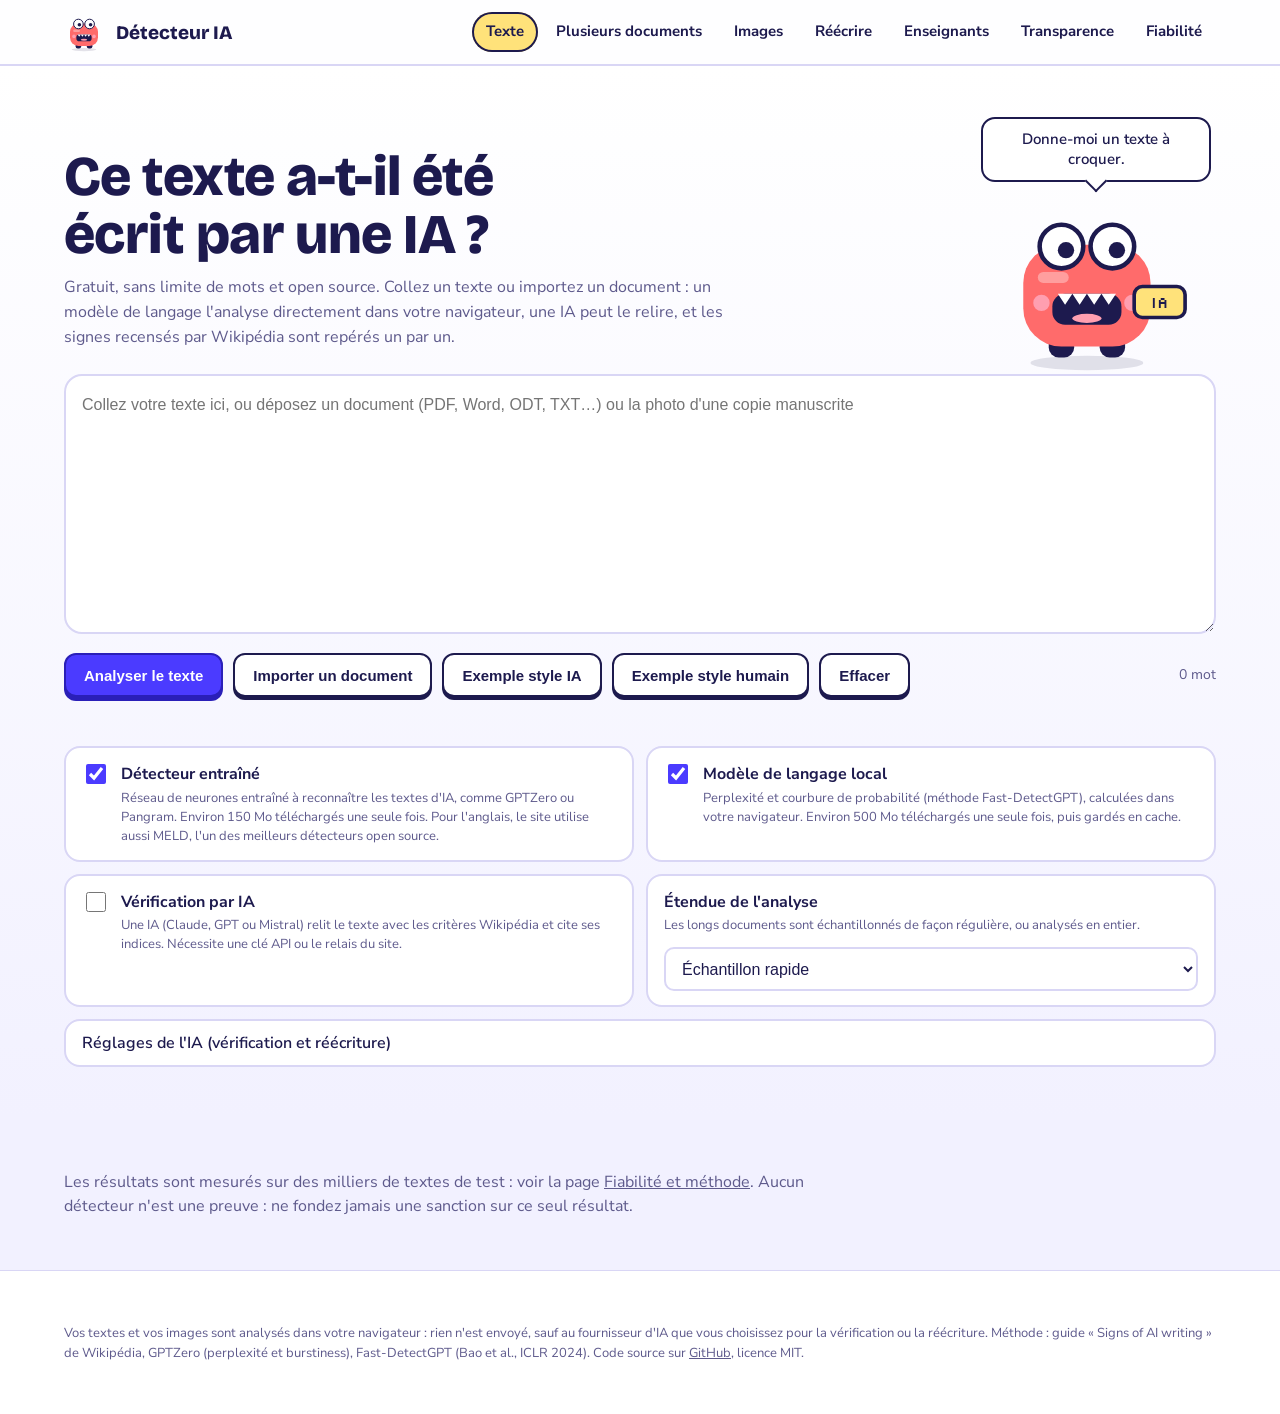
<file: index.html>
<!DOCTYPE html>
<html lang="fr">
<head>
<meta charset="utf-8">
<meta name="viewport" content="width=device-width, initial-scale=1">
<title>Détecteur de texte IA</title>
<meta name="description" content="Détecteur de texte généré par IA, gratuit, sans limite de mots et open source. Détecteur entraîné, modèle de langage dans le navigateur, vérification par IA et signes du guide Wikipédia.">
<link rel="icon" href="data:image/svg+xml,%3Csvg xmlns='http://www.w3.org/2000/svg' viewBox='0 0 32 32'%3E%3Crect width='32' height='32' rx='7' fill='%23111214'/%3E%3Ccircle cx='14' cy='14' r='7' fill='none' stroke='%23b8f5d0' stroke-width='3'/%3E%3Cpath d='M19 19l6 6' stroke='%23b8f5d0' stroke-width='3' stroke-linecap='round'/%3E%3C/svg%3E">
<link rel="preconnect" href="https://fonts.googleapis.com">
<link rel="preconnect" href="https://fonts.gstatic.com" crossorigin>
<link href="https://fonts.googleapis.com/css2?family=Bricolage+Grotesque:opsz,wght@12..96,600;12..96,800&family=Nunito+Sans:opsz,wght@6..12,400;6..12,600;6..12,800&family=Silkscreen:wght@400;700&display=swap" rel="stylesheet">
<link rel="stylesheet" href="css/style.css">
</head>
<body>
<header class="top"><div class="wrap topIn">
  <a class="logo" href="index.html"><svg class="mc logoMc" aria-hidden="true" viewBox="0 0 220 200">
      <ellipse cx="100" cy="188" rx="62" ry="8" fill="#1D1A4E" opacity=".12"/>
      <rect x="58" y="156" width="28" height="26" rx="11" fill="#1D1A4E"/>
      <rect x="114" y="156" width="28" height="26" rx="11" fill="#1D1A4E"/>
      <rect x="30" y="58" width="140" height="112" rx="42" fill="#FF6B6B"/>
      <rect x="46" y="88" width="34" height="12" rx="6" fill="#fff" opacity=".35"/>
      <circle cx="50" cy="122" r="9" fill="#FF9FB0"/><circle cx="150" cy="122" r="9" fill="#FF9FB0"/>
      <circle cx="72" cy="60" r="24" fill="#fff" stroke="#1D1A4E" stroke-width="5"/>
      <circle cx="128" cy="60" r="24" fill="#fff" stroke="#1D1A4E" stroke-width="5"/>
      <g class="pupilles"><circle cx="77" cy="64" r="9" fill="#1D1A4E"/><circle cx="133" cy="64" r="9" fill="#1D1A4E"/></g>
      <g class="bouche"><rect x="62" y="112" width="76" height="34" rx="14" fill="#1D1A4E"/>
        <polygon points="68,112 76,124 84,112 92,124 100,112 108,124 116,112 124,124 132,112" fill="#fff"/>
        <ellipse cx="100" cy="139" rx="16" ry="5" fill="#FF9FB0"/></g>
      <path class="sourire" d="M70 118 Q100 150 130 118" stroke="#1D1A4E" stroke-width="7" fill="none" stroke-linecap="round"/>
      <ellipse class="oh" cx="100" cy="130" rx="13" ry="16" fill="#1D1A4E"/>
      <g class="miette"><rect x="152" y="104" width="56" height="34" rx="9" fill="#FFE27A" stroke="#1D1A4E" stroke-width="4"/>
        <text x="180" y="128" text-anchor="middle" font-family="Silkscreen, monospace" font-size="17" fill="#1D1A4E">IA</text></g>
    </svg><span>Détecteur IA</span></a>
  <nav aria-label="Pages du site"><a href="index.html" aria-current="page">Texte</a><a href="lot.html">Plusieurs documents</a><a href="images.html">Images</a><a href="reecrire.html">Réécrire</a><a href="enseignants.html">Enseignants</a><a href="transparence.html">Transparence</a><a href="methode.html">Fiabilité</a></nav>
</div></header>
<main>
<section class="band hero-band"><div class="wrap">
  <div class="hero">
  <div>
  <h1>Ce texte a-t-il été écrit par une IA&nbsp;?</h1>
  <p class="lead">Gratuit, sans limite de mots et open source. Collez un texte ou importez un document : un modèle de langage l'analyse directement dans votre navigateur, une IA peut le relire, et les signes recensés par Wikipédia sont repérés un par un.</p>
  </div>
  <div class="mascotte" id="mascotte" data-mood="idle">
    <p class="bulle" id="bulle" aria-live="polite">Donne-moi un texte à croquer.</p>
    <svg class="mc" viewBox="0 0 220 200" role="img" aria-label="Mâchou, la mascotte du détecteur">
      <ellipse cx="100" cy="188" rx="62" ry="8" fill="#1D1A4E" opacity=".12"/>
      <rect x="58" y="156" width="28" height="26" rx="11" fill="#1D1A4E"/>
      <rect x="114" y="156" width="28" height="26" rx="11" fill="#1D1A4E"/>
      <rect x="30" y="58" width="140" height="112" rx="42" fill="#FF6B6B"/>
      <rect x="46" y="88" width="34" height="12" rx="6" fill="#fff" opacity=".35"/>
      <circle cx="50" cy="122" r="9" fill="#FF9FB0"/><circle cx="150" cy="122" r="9" fill="#FF9FB0"/>
      <circle cx="72" cy="60" r="24" fill="#fff" stroke="#1D1A4E" stroke-width="5"/>
      <circle cx="128" cy="60" r="24" fill="#fff" stroke="#1D1A4E" stroke-width="5"/>
      <g class="pupilles"><circle cx="77" cy="64" r="9" fill="#1D1A4E"/><circle cx="133" cy="64" r="9" fill="#1D1A4E"/></g>
      <g class="bouche"><rect x="62" y="112" width="76" height="34" rx="14" fill="#1D1A4E"/>
        <polygon points="68,112 76,124 84,112 92,124 100,112 108,124 116,112 124,124 132,112" fill="#fff"/>
        <ellipse cx="100" cy="139" rx="16" ry="5" fill="#FF9FB0"/></g>
      <path class="sourire" d="M70 118 Q100 150 130 118" stroke="#1D1A4E" stroke-width="7" fill="none" stroke-linecap="round"/>
      <ellipse class="oh" cx="100" cy="130" rx="13" ry="16" fill="#1D1A4E"/>
      <g class="miette"><rect x="152" y="104" width="56" height="34" rx="9" fill="#FFE27A" stroke="#1D1A4E" stroke-width="4"/>
        <text x="180" y="128" text-anchor="middle" font-family="Silkscreen, monospace" font-size="17" fill="#1D1A4E">IA</text></g>
    </svg>
  </div>
  </div>


  <div class="drop" id="drop">
    <label for="txt" class="sr">Texte à analyser</label>
    <textarea id="txt" placeholder="Collez votre texte ici, ou déposez un document (PDF, Word, ODT, TXT…) ou la photo d'une copie manuscrite"></textarea>
    <div class="dropHint" aria-hidden="true">Déposez le document ici</div>
  </div>
  <div class="bar">
    <button class="main" id="go">Analyser le texte</button>
    <label class="btn" for="file">Importer un document</label>
    <input type="file" id="file" class="sr">
    <button id="exAi">Exemple style IA</button>
    <button id="exHu">Exemple style humain</button>
    <button id="clear">Effacer</button>
    <span class="count" id="count">0 mot</span>
  </div>
  <p class="fileInfo" id="fileInfo" role="status"></p>

  <fieldset class="opts">
    <legend class="sr">Méthodes d'analyse</legend>
    <label class="opt" id="optClf"><input type="checkbox" id="useClf" checked>
      <span><b>Détecteur entraîné</b><small id="clfNote">Réseau de neurones entraîné à reconnaître les textes d'IA, comme GPTZero ou Pangram. Environ 150 Mo téléchargés une seule fois. Pour l'anglais, le site utilise aussi MELD, l'un des meilleurs détecteurs open source.</small></span></label>
    <label class="opt"><input type="checkbox" id="useLm" checked>
      <span><b>Modèle de langage local</b><small>Perplexité et courbure de probabilité (méthode Fast-DetectGPT), calculées dans votre navigateur. Environ 500 Mo téléchargés une seule fois, puis gardés en cache.</small></span></label>
    <label class="opt"><input type="checkbox" id="useJudge">
      <span><b>Vérification par IA</b><small>Une IA (Claude, GPT ou Mistral) relit le texte avec les critères Wikipédia et cite ses indices. Nécessite une clé API ou le relais du site.</small></span></label>
    <label class="opt sel"><span><b>Étendue de l'analyse</b><small>Les longs documents sont échantillonnés de façon régulière, ou analysés en entier.</small></span>
      <select id="scope"><option value="sample">Échantillon rapide</option><option value="full">Document complet</option></select></label>
  </fieldset>

  <details class="api" id="apiBox">
    <summary>Réglages de l'IA (vérification et réécriture)</summary>
    <div class="apiGrid">
      <label>Fournisseur<select id="provider"></select></label>
      <label>Modèle<input id="model" autocomplete="off" spellcheck="false"></label>
      <label class="wide" id="keyRow">Clé API<input id="apiKey" type="password" autocomplete="off" spellcheck="false"></label>
      <label class="chk wide" id="rememberRow"><input type="checkbox" id="remember"> Mémoriser la clé sur cet appareil</label>
    </div>
    <p class="small">La clé est envoyée uniquement au fournisseur choisi, directement depuis votre navigateur. Elle n'est jamais envoyée au site. Sans « Mémoriser », elle est effacée à la fermeture de l'onglet. Chaque analyse coûte quelques centimes sur votre compte du fournisseur.</p>
  </details>

  <div id="status" class="status hidden" role="status" aria-live="polite">
    <div class="stage" id="stClf"><span>Détecteur entraîné</span><div class="pbar"><i></i></div><em></em></div>
    <div class="stage" id="stMeld"><span>MELD (anglais)</span><div class="pbar"><i></i></div><em></em></div>
    <div class="stage" id="stHeur"><span>Signes et style</span><div class="pbar"><i></i></div><em></em></div>
    <div class="stage" id="stLm"><span>Modèle de langage</span><div class="pbar"><i></i></div><em></em></div>
    <div class="stage" id="stJudge"><span>Vérification par IA</span><div class="pbar"><i></i></div><em></em></div>
    <button id="cancel">Annuler</button>
  </div>

  <div id="out" class="hidden">
    <div class="res">
      <div class="score">
        <div class="scoreTop">
          <div>
          <div class="big" id="pct">0 %</div>
          <div class="verdict" id="verdict">—</div>
          <div class="conf" id="conf"></div>
          </div>
          <div class="mascotte mini" id="mascotteScore" data-mood="idle" aria-hidden="true"></div>
        </div>
        <div>
          <div class="gauge"><i id="gauge"></i></div>
          <div class="scale"><span>Humain</span><span>Incertain</span><span>IA</span></div>
        </div>
        <div class="note" id="note"></div>
      </div>
      <div class="cards" id="cards"></div>
    </div>
    <div class="two">
      <div>
        <h2>Texte annoté</h2>
        <div class="legend"><span><i class="lg hi"></i>Phrase très probablement IA</span><span><i class="lg mid"></i>Phrase suspecte</span><span><i class="lg mk"></i>Signe Wikipédia</span><span><i class="lg st"></i>Signe très fort</span></div>
        <div class="annot" id="annot"></div>
      </div>
      <div>
        <div id="judgeBox"></div>
        <h2>Signes repérés</h2>
        <ul class="signs" id="signs"></ul>
        <div class="bar">
          <button id="copy">Copier le rapport</button>
          <button id="dlTxt">Télécharger (.txt)</button>
          <button id="dlJson">Télécharger (.json)</button>
          <button id="toRewrite">Réécrire ce texte</button>
        </div>
        <p class="small" id="copied" role="status"></p>
      </div>
    </div>
    <div class="perroquet">
      <h2>Le test du perroquet</h2>
      <p class="small">Le site coupe quelques passages en deux et demande à une IA d'écrire la suite. Si elle retombe sur les mêmes formulations que le texte, c'est que celui-ci suit le chemin le plus prévisible pour une IA. Utilise la clé des réglages de l'IA (3 appels).</p>
      <div class="bar"><button id="perroquetGo">Lancer le test du perroquet</button></div>
      <div id="perroquetOut"></div>
    </div>
  </div>
</div></section>

<section class="band suite"><div class="wrap">
  <p>Les résultats sont mesurés sur des milliers de textes de test : voir la page <a href="methode.html">Fiabilité et méthode</a>. Aucun détecteur n'est une preuve : ne fondez jamais une sanction sur ce seul résultat.</p>
</div></section>
</main>
<footer class="band"><div class="wrap">
  Vos textes et vos images sont analysés dans votre navigateur : rien n'est envoyé, sauf au fournisseur d'IA que vous choisissez pour la vérification ou la réécriture. Méthode : guide « Signs of AI writing » de Wikipédia, GPTZero (perplexité et burstiness), Fast-DetectGPT (Bao et al., ICLR 2024). Code source sur <a href="https://github.com/alexis-peche-project/detecteur-ia">GitHub</a>, licence MIT.
</div></footer>

<script type="module" src="js/texte.js?v=202611281216"></script>
</body>
</html>
</file>
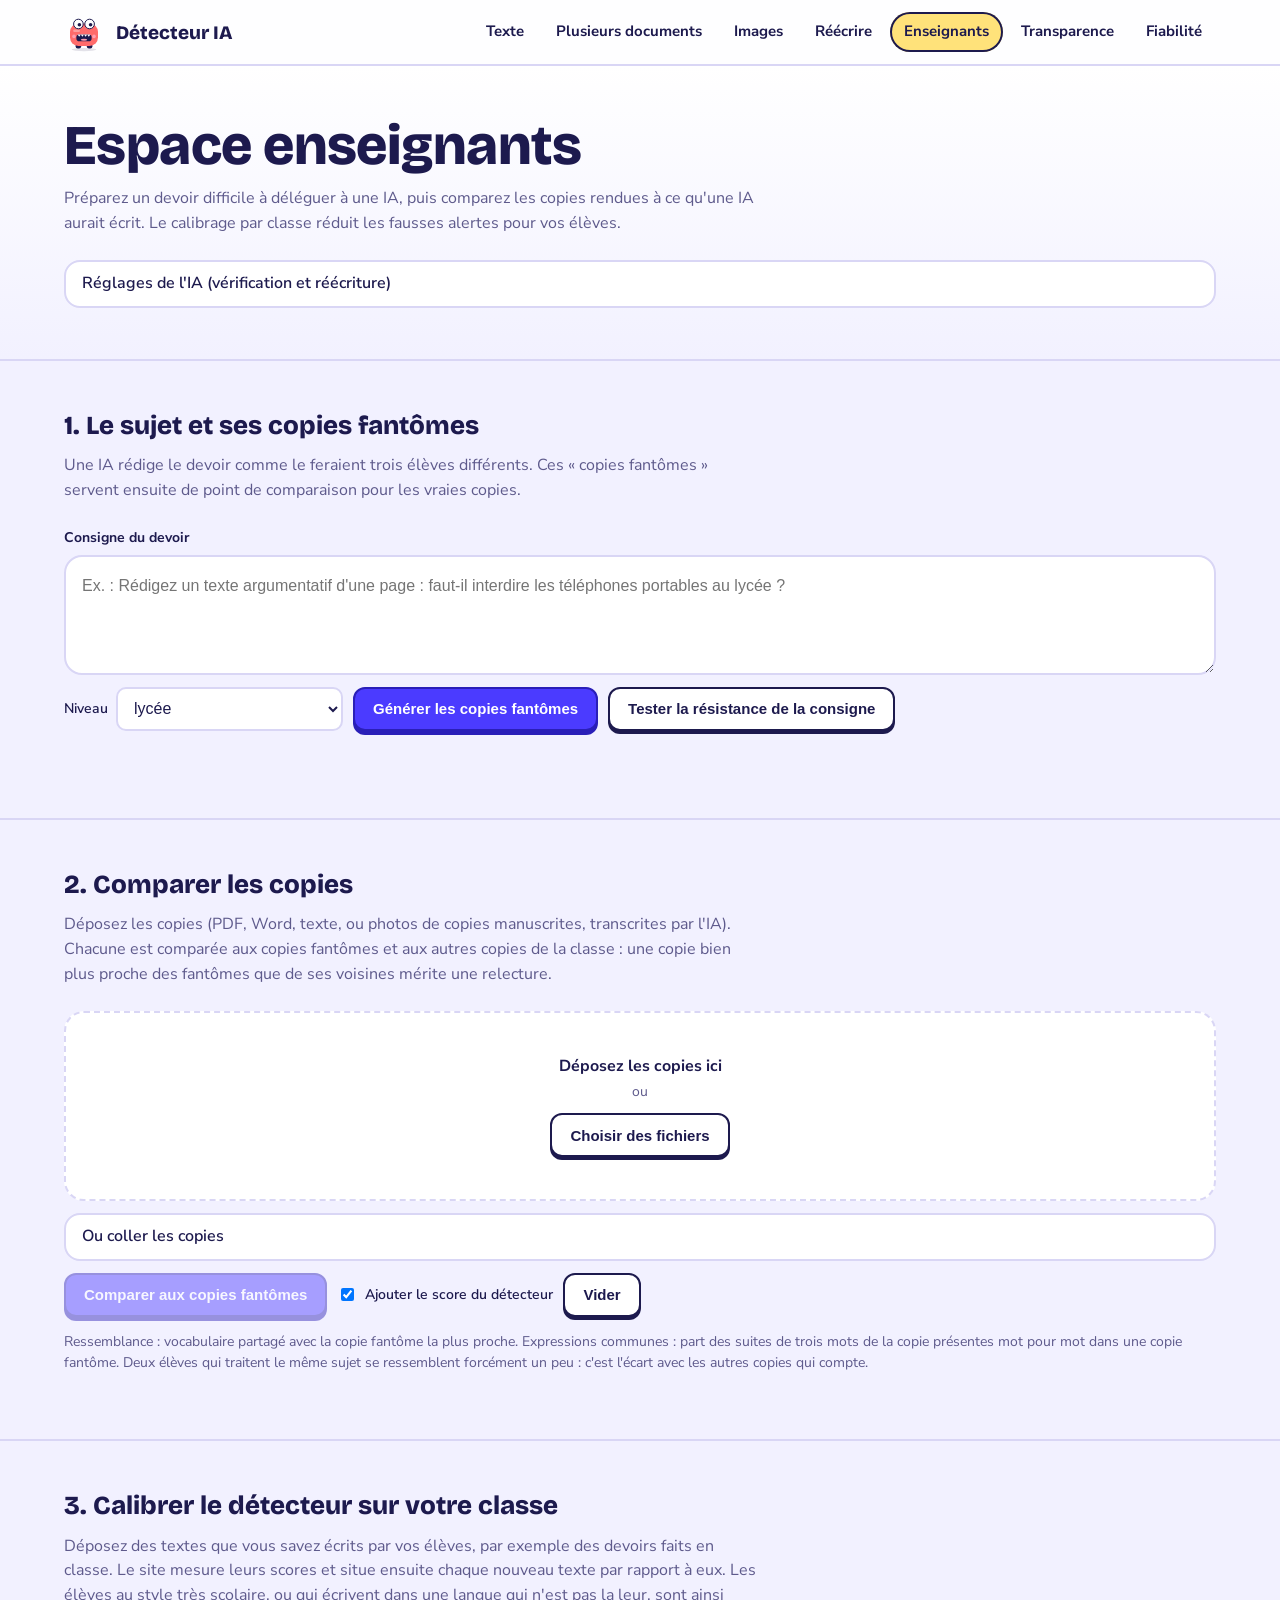
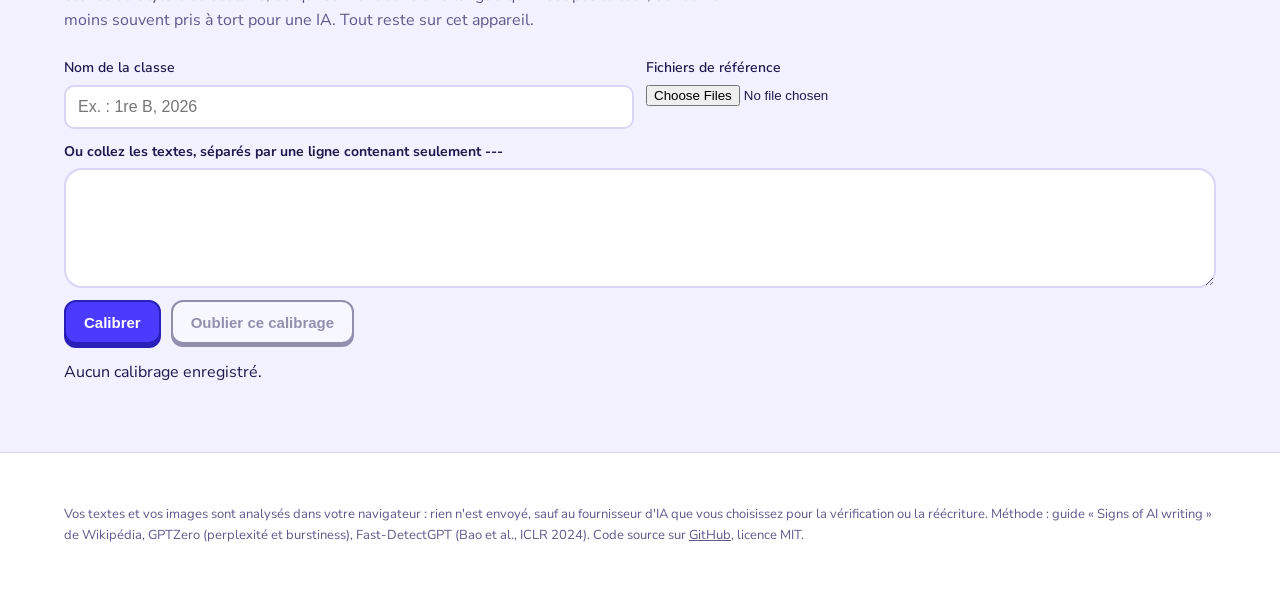
<file: enseignants.html>
<!DOCTYPE html>
<html lang="fr">
<head>
<meta charset="utf-8">
<meta name="viewport" content="width=device-width, initial-scale=1">
<title>Espace enseignants · Détecteur IA</title>
<meta name="description" content="Copies fantômes, test de résistance d'une consigne aux IA, comparaison des copies et calibrage du détecteur sur votre classe.">
<link rel="icon" href="data:image/svg+xml,%3Csvg xmlns='http://www.w3.org/2000/svg' viewBox='0 0 32 32'%3E%3Crect width='32' height='32' rx='7' fill='%23111214'/%3E%3Ccircle cx='14' cy='14' r='7' fill='none' stroke='%23b8f5d0' stroke-width='3'/%3E%3Cpath d='M19 19l6 6' stroke='%23b8f5d0' stroke-width='3' stroke-linecap='round'/%3E%3C/svg%3E">
<link rel="preconnect" href="https://fonts.googleapis.com">
<link rel="preconnect" href="https://fonts.gstatic.com" crossorigin>
<link href="https://fonts.googleapis.com/css2?family=Bricolage+Grotesque:opsz,wght@12..96,600;12..96,800&family=Nunito+Sans:opsz,wght@6..12,400;6..12,600;6..12,800&family=Silkscreen:wght@400;700&display=swap" rel="stylesheet">
<link rel="stylesheet" href="css/style.css">
</head>
<body>
<header class="top"><div class="wrap topIn">
  <a class="logo" href="index.html"><svg class="mc logoMc" aria-hidden="true" viewBox="0 0 220 200">
      <ellipse cx="100" cy="188" rx="62" ry="8" fill="#1D1A4E" opacity=".12"/>
      <rect x="58" y="156" width="28" height="26" rx="11" fill="#1D1A4E"/>
      <rect x="114" y="156" width="28" height="26" rx="11" fill="#1D1A4E"/>
      <rect x="30" y="58" width="140" height="112" rx="42" fill="#FF6B6B"/>
      <rect x="46" y="88" width="34" height="12" rx="6" fill="#fff" opacity=".35"/>
      <circle cx="50" cy="122" r="9" fill="#FF9FB0"/><circle cx="150" cy="122" r="9" fill="#FF9FB0"/>
      <circle cx="72" cy="60" r="24" fill="#fff" stroke="#1D1A4E" stroke-width="5"/>
      <circle cx="128" cy="60" r="24" fill="#fff" stroke="#1D1A4E" stroke-width="5"/>
      <g class="pupilles"><circle cx="77" cy="64" r="9" fill="#1D1A4E"/><circle cx="133" cy="64" r="9" fill="#1D1A4E"/></g>
      <g class="bouche"><rect x="62" y="112" width="76" height="34" rx="14" fill="#1D1A4E"/>
        <polygon points="68,112 76,124 84,112 92,124 100,112 108,124 116,112 124,124 132,112" fill="#fff"/>
        <ellipse cx="100" cy="139" rx="16" ry="5" fill="#FF9FB0"/></g>
      <path class="sourire" d="M70 118 Q100 150 130 118" stroke="#1D1A4E" stroke-width="7" fill="none" stroke-linecap="round"/>
      <ellipse class="oh" cx="100" cy="130" rx="13" ry="16" fill="#1D1A4E"/>
      <g class="miette"><rect x="152" y="104" width="56" height="34" rx="9" fill="#FFE27A" stroke="#1D1A4E" stroke-width="4"/>
        <text x="180" y="128" text-anchor="middle" font-family="Silkscreen, monospace" font-size="17" fill="#1D1A4E">IA</text></g>
    </svg><span>Détecteur IA</span></a>
  <nav aria-label="Pages du site"><a href="index.html">Texte</a><a href="lot.html">Plusieurs documents</a><a href="images.html">Images</a><a href="reecrire.html">Réécrire</a><a href="enseignants.html" aria-current="page">Enseignants</a><a href="transparence.html">Transparence</a><a href="methode.html">Fiabilité</a></nav>
</div></header>
<main>
<section class="band hero-band"><div class="wrap">
  <h1>Espace enseignants</h1>
  <p class="lead">Préparez un devoir difficile à déléguer à une IA, puis comparez les copies rendues à ce qu'une IA aurait écrit. Le calibrage par classe réduit les fausses alertes pour vos élèves.</p>
  <details class="api" id="apiBox">
    <summary>Réglages de l'IA (vérification et réécriture)</summary>
    <div class="apiGrid">
      <label>Fournisseur<select id="provider"></select></label>
      <label>Modèle<input id="model" autocomplete="off" spellcheck="false"></label>
      <label class="wide" id="keyRow">Clé API<input id="apiKey" type="password" autocomplete="off" spellcheck="false"></label>
      <label class="chk wide" id="rememberRow"><input type="checkbox" id="remember"> Mémoriser la clé sur cet appareil</label>
    </div>
    <p class="small">La clé est envoyée uniquement au fournisseur choisi, directement depuis votre navigateur. Elle n'est jamais envoyée au site. Sans « Mémoriser », elle est effacée à la fermeture de l'onglet. Chaque analyse coûte quelques centimes sur votre compte du fournisseur.</p>
  </details>
</div></section>

<section class="band ens" id="sujet"><div class="wrap">
  <h2>1. Le sujet et ses copies fantômes</h2>
  <p class="lead">Une IA rédige le devoir comme le feraient trois élèves différents. Ces « copies fantômes » servent ensuite de point de comparaison pour les vraies copies.</p>
  <label class="champ">Consigne du devoir<textarea id="ensSujet" class="court" placeholder="Ex. : Rédigez un texte argumentatif d'une page : faut-il interdire les téléphones portables au lycée ?"></textarea></label>
  <div class="bar">
    <label class="inl">Niveau <select id="ensNiveau"><option>collège</option><option selected>lycée</option><option>enseignement supérieur</option><option>formation professionnelle</option></select></label>
    <button class="main" id="ensGenerer">Générer les copies fantômes</button>
    <button id="ensResistance">Tester la résistance de la consigne</button>
    <span class="count" id="ensFantomesInfo" role="status"></span>
  </div>
  <div id="ensFantomes" class="fantomes"></div>
  <div id="ensResOut" class="resOut"></div>
</div></section>

<section class="band ens"><div class="wrap">
  <h2>2. Comparer les copies</h2>
  <p class="lead">Déposez les copies (PDF, Word, texte, ou photos de copies manuscrites, transcrites par l'IA). Chacune est comparée aux copies fantômes et aux autres copies de la classe : une copie bien plus proche des fantômes que de ses voisines mérite une relecture.</p>
  <div class="drop dropZone" id="ensDrop">
    <p><b>Déposez les copies ici</b><br><span class="small">ou</span></p>
    <label class="btn" for="ensFile">Choisir des fichiers</label>
    <input type="file" id="ensFile" class="sr" multiple>
    <div class="dropHint" aria-hidden="true">Déposez les copies ici</div>
  </div>
  <details class="api"><summary>Ou coller les copies</summary>
    <label class="sr" for="ensCopiesTxt">Copies</label>
    <textarea id="ensCopiesTxt" class="court" placeholder="Collez les copies, séparées par une ligne contenant seulement ---"></textarea>
    <div class="bar"><button id="ensPaste">Ajouter ces copies</button></div>
  </details>
  <div class="bar">
    <button class="main" id="ensComparer" disabled>Comparer aux copies fantômes</button>
    <label class="inl"><input type="checkbox" id="ensDetecteur" checked> Ajouter le score du détecteur</label>
    <button id="ensVider">Vider</button>
    <span class="count" id="ensCopiesEtat" role="status"></span>
  </div>
  <div class="scroll"><table id="ensTable" class="lotTable hidden">
    <thead><tr><th>Copie</th><th class="n">Mots</th><th>Ressemblance</th><th class="n">Expressions communes</th><th>Fantôme le plus proche</th><th>Situation</th><th class="n">Score IA</th><th></th></tr></thead>
    <tbody id="ensRows"></tbody>
  </table></div>
  <div id="ensDuo"></div>
  <p class="small">Ressemblance : vocabulaire partagé avec la copie fantôme la plus proche. Expressions communes : part des suites de trois mots de la copie présentes mot pour mot dans une copie fantôme. Deux élèves qui traitent le même sujet se ressemblent forcément un peu : c'est l'écart avec les autres copies qui compte.</p>
</div></section>

<section class="band ens"><div class="wrap">
  <h2>3. Calibrer le détecteur sur votre classe</h2>
  <p class="lead">Déposez des textes que vous savez écrits par vos élèves, par exemple des devoirs faits en classe. Le site mesure leurs scores et situe ensuite chaque nouveau texte par rapport à eux. Les élèves au style très scolaire, ou qui écrivent dans une langue qui n'est pas la leur, sont ainsi moins souvent pris à tort pour une IA. Tout reste sur cet appareil.</p>
  <div class="calGrid">
    <label>Nom de la classe<input id="clsNom" placeholder="Ex. : 1re B, 2026"></label>
    <label>Fichiers de référence<input type="file" id="clsFile" multiple></label>
  </div>
  <label class="champ">Ou collez les textes, séparés par une ligne contenant seulement ---<textarea id="clsTxt" class="court"></textarea></label>
  <div class="bar"><button class="main" id="clsGo">Calibrer</button><button id="clsOublier">Oublier ce calibrage</button><span class="count" id="clsCompte" role="status"></span></div>
  <p id="clsEtat"></p>
</div></section>
</main>
<footer class="band"><div class="wrap">
  Vos textes et vos images sont analysés dans votre navigateur : rien n'est envoyé, sauf au fournisseur d'IA que vous choisissez pour la vérification ou la réécriture. Méthode : guide « Signs of AI writing » de Wikipédia, GPTZero (perplexité et burstiness), Fast-DetectGPT (Bao et al., ICLR 2024). Code source sur <a href="https://github.com/alexis-peche-project/detecteur-ia">GitHub</a>, licence MIT.
</div></footer>

<script type="module" src="js/enseignants.js?v=202611281216"></script>
</body>
</html>
</file>
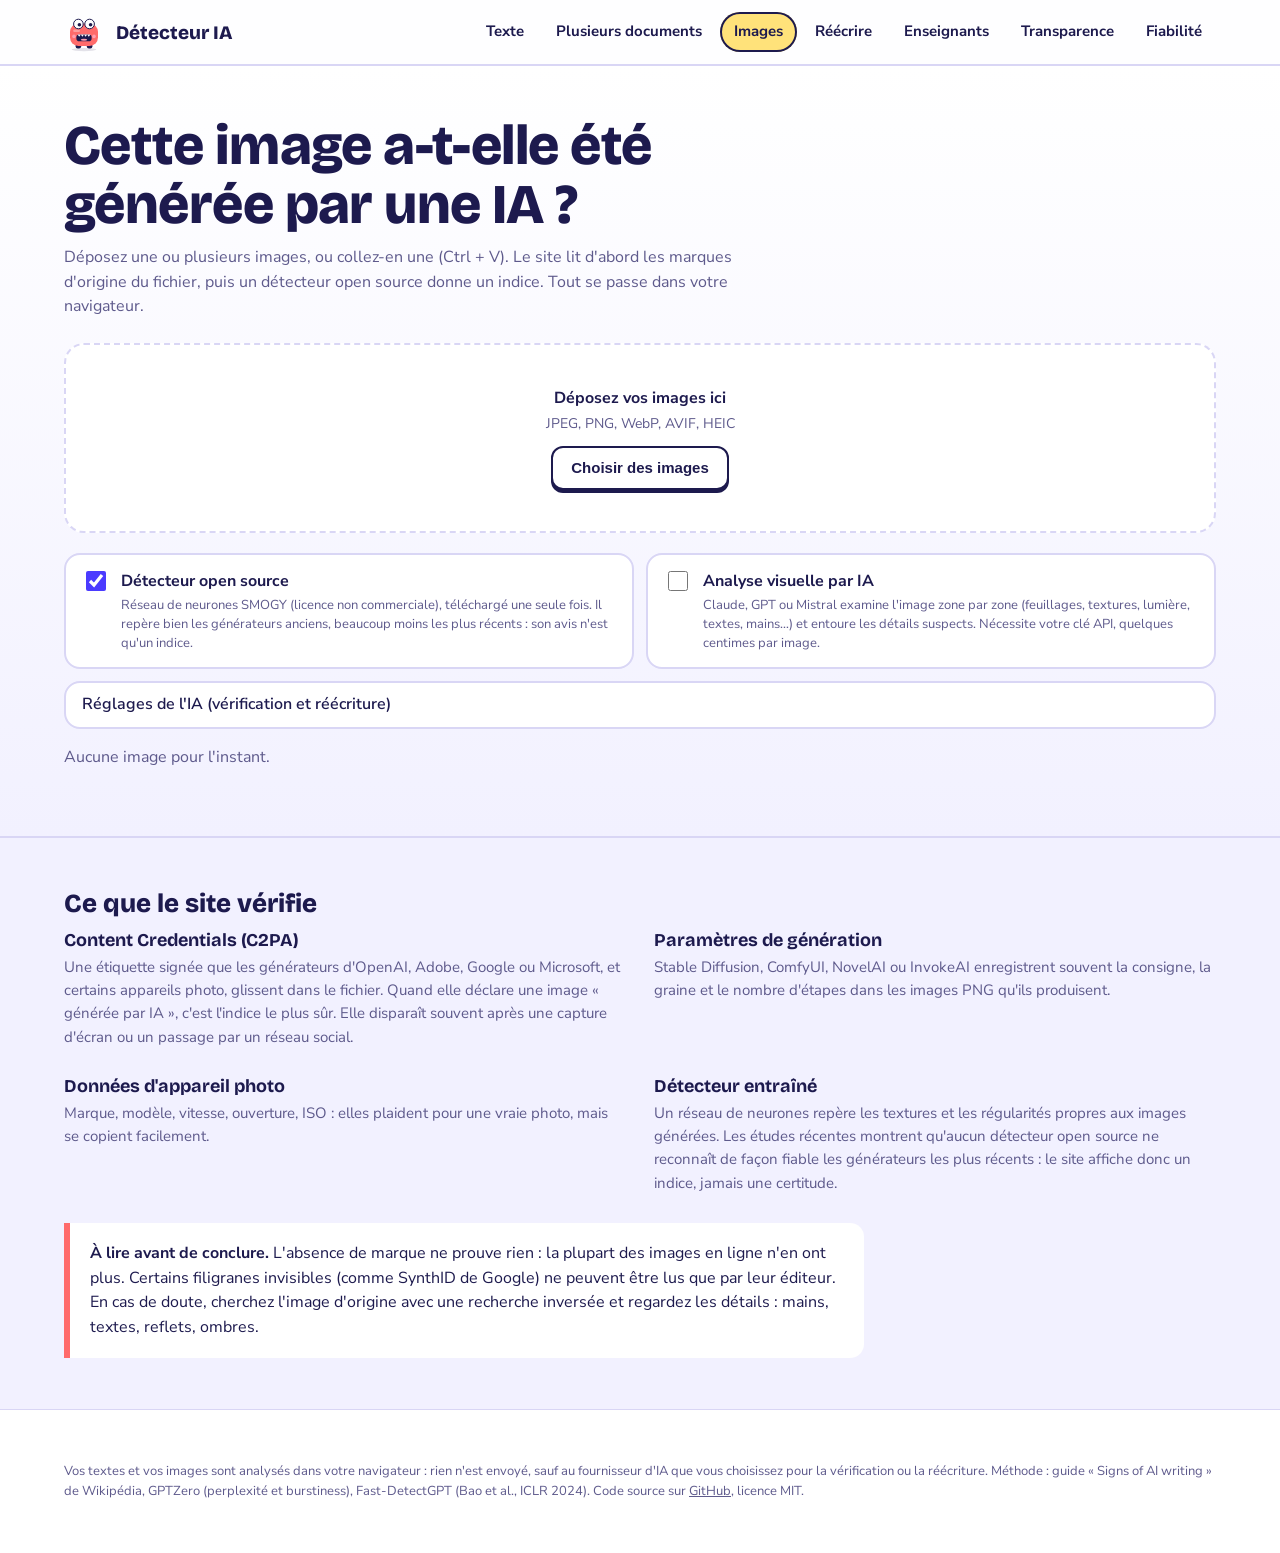
<file: images.html>
<!DOCTYPE html>
<html lang="fr">
<head>
<meta charset="utf-8">
<meta name="viewport" content="width=device-width, initial-scale=1">
<title>Image générée par IA ? · Détecteur IA</title>
<meta name="description" content="Vérifiez si une image a été générée par IA : Content Credentials (C2PA), paramètres de génération, EXIF et détecteur open source, dans votre navigateur.">
<link rel="icon" href="data:image/svg+xml,%3Csvg xmlns='http://www.w3.org/2000/svg' viewBox='0 0 32 32'%3E%3Crect width='32' height='32' rx='7' fill='%23111214'/%3E%3Ccircle cx='14' cy='14' r='7' fill='none' stroke='%23b8f5d0' stroke-width='3'/%3E%3Cpath d='M19 19l6 6' stroke='%23b8f5d0' stroke-width='3' stroke-linecap='round'/%3E%3C/svg%3E">
<link rel="preconnect" href="https://fonts.googleapis.com">
<link rel="preconnect" href="https://fonts.gstatic.com" crossorigin>
<link href="https://fonts.googleapis.com/css2?family=Bricolage+Grotesque:opsz,wght@12..96,600;12..96,800&family=Nunito+Sans:opsz,wght@6..12,400;6..12,600;6..12,800&family=Silkscreen:wght@400;700&display=swap" rel="stylesheet">
<link rel="stylesheet" href="css/style.css">
</head>
<body>
<header class="top"><div class="wrap topIn">
  <a class="logo" href="index.html"><svg class="mc logoMc" aria-hidden="true" viewBox="0 0 220 200">
      <ellipse cx="100" cy="188" rx="62" ry="8" fill="#1D1A4E" opacity=".12"/>
      <rect x="58" y="156" width="28" height="26" rx="11" fill="#1D1A4E"/>
      <rect x="114" y="156" width="28" height="26" rx="11" fill="#1D1A4E"/>
      <rect x="30" y="58" width="140" height="112" rx="42" fill="#FF6B6B"/>
      <rect x="46" y="88" width="34" height="12" rx="6" fill="#fff" opacity=".35"/>
      <circle cx="50" cy="122" r="9" fill="#FF9FB0"/><circle cx="150" cy="122" r="9" fill="#FF9FB0"/>
      <circle cx="72" cy="60" r="24" fill="#fff" stroke="#1D1A4E" stroke-width="5"/>
      <circle cx="128" cy="60" r="24" fill="#fff" stroke="#1D1A4E" stroke-width="5"/>
      <g class="pupilles"><circle cx="77" cy="64" r="9" fill="#1D1A4E"/><circle cx="133" cy="64" r="9" fill="#1D1A4E"/></g>
      <g class="bouche"><rect x="62" y="112" width="76" height="34" rx="14" fill="#1D1A4E"/>
        <polygon points="68,112 76,124 84,112 92,124 100,112 108,124 116,112 124,124 132,112" fill="#fff"/>
        <ellipse cx="100" cy="139" rx="16" ry="5" fill="#FF9FB0"/></g>
      <path class="sourire" d="M70 118 Q100 150 130 118" stroke="#1D1A4E" stroke-width="7" fill="none" stroke-linecap="round"/>
      <ellipse class="oh" cx="100" cy="130" rx="13" ry="16" fill="#1D1A4E"/>
      <g class="miette"><rect x="152" y="104" width="56" height="34" rx="9" fill="#FFE27A" stroke="#1D1A4E" stroke-width="4"/>
        <text x="180" y="128" text-anchor="middle" font-family="Silkscreen, monospace" font-size="17" fill="#1D1A4E">IA</text></g>
    </svg><span>Détecteur IA</span></a>
  <nav aria-label="Pages du site"><a href="index.html">Texte</a><a href="lot.html">Plusieurs documents</a><a href="images.html" aria-current="page">Images</a><a href="reecrire.html">Réécrire</a><a href="enseignants.html">Enseignants</a><a href="transparence.html">Transparence</a><a href="methode.html">Fiabilité</a></nav>
</div></header>
<main>
<section class="band hero-band"><div class="wrap">
  <h1>Cette image a-t-elle été générée par une IA&nbsp;?</h1>
  <p class="lead">Déposez une ou plusieurs images, ou collez-en une (Ctrl + V). Le site lit d'abord les marques d'origine du fichier, puis un détecteur open source donne un indice. Tout se passe dans votre navigateur.</p>
  <div class="drop dropZone" id="imgDrop">
    <p><b>Déposez vos images ici</b><br><span class="small">JPEG, PNG, WebP, AVIF, HEIC</span></p>
    <label class="btn" for="imgFile">Choisir des images</label>
    <input type="file" id="imgFile" class="sr" multiple>
    <div class="dropHint" aria-hidden="true">Déposez les images ici</div>
  </div>
  <fieldset class="opts">
    <legend class="sr">Méthodes</legend>
    <label class="opt"><input type="checkbox" id="useImgModel" checked>
      <span><b>Détecteur open source</b><small>Réseau de neurones SMOGY (licence non commerciale), téléchargé une seule fois. Il repère bien les générateurs anciens, beaucoup moins les plus récents : son avis n'est qu'un indice.</small></span></label>
    <label class="opt"><input type="checkbox" id="useImgVision">
      <span><b>Analyse visuelle par IA</b><small>Claude, GPT ou Mistral examine l'image zone par zone (feuillages, textures, lumière, textes, mains…) et entoure les détails suspects. Nécessite votre clé API, quelques centimes par image.</small></span></label>
  </fieldset>
  <details class="api" id="apiBox">
    <summary>Réglages de l'IA (vérification et réécriture)</summary>
    <div class="apiGrid">
      <label>Fournisseur<select id="provider"></select></label>
      <label>Modèle<input id="model" autocomplete="off" spellcheck="false"></label>
      <label class="wide" id="keyRow">Clé API<input id="apiKey" type="password" autocomplete="off" spellcheck="false"></label>
      <label class="chk wide" id="rememberRow"><input type="checkbox" id="remember"> Mémoriser la clé sur cet appareil</label>
    </div>
    <p class="small">La clé est envoyée uniquement au fournisseur choisi, directement depuis votre navigateur. Elle n'est jamais envoyée au site. Sans « Mémoriser », elle est effacée à la fermeture de l'onglet. Chaque analyse coûte quelques centimes sur votre compte du fournisseur.</p>
  </details>
  <p class="count left" id="imgEtat" role="status"></p>
  <p class="empty" id="imgVide">Aucune image pour l'instant.</p>
  <div id="imgList" class="imgList"></div>
</div></section>

<section class="band method"><div class="wrap">
  <h2>Ce que le site vérifie</h2>
  <div class="grid3">
    <div><h3>Content Credentials (C2PA)</h3><p>Une étiquette signée que les générateurs d'OpenAI, Adobe, Google ou Microsoft, et certains appareils photo, glissent dans le fichier. Quand elle déclare une image « générée par IA », c'est l'indice le plus sûr. Elle disparaît souvent après une capture d'écran ou un passage par un réseau social.</p></div>
    <div><h3>Paramètres de génération</h3><p>Stable Diffusion, ComfyUI, NovelAI ou InvokeAI enregistrent souvent la consigne, la graine et le nombre d'étapes dans les images PNG qu'ils produisent.</p></div>
    <div><h3>Données d'appareil photo</h3><p>Marque, modèle, vitesse, ouverture, ISO : elles plaident pour une vraie photo, mais se copient facilement.</p></div>
    <div><h3>Détecteur entraîné</h3><p>Un réseau de neurones repère les textures et les régularités propres aux images générées. Les études récentes montrent qu'aucun détecteur open source ne reconnaît de façon fiable les générateurs les plus récents : le site affiche donc un indice, jamais une certitude.</p></div>
  </div>
  <div class="caveat"><strong>À lire avant de conclure.</strong> L'absence de marque ne prouve rien : la plupart des images en ligne n'en ont plus. Certains filigranes invisibles (comme SynthID de Google) ne peuvent être lus que par leur éditeur. En cas de doute, cherchez l'image d'origine avec une recherche inversée et regardez les détails : mains, textes, reflets, ombres.</div>
</div></section>
</main>
<footer class="band"><div class="wrap">
  Vos textes et vos images sont analysés dans votre navigateur : rien n'est envoyé, sauf au fournisseur d'IA que vous choisissez pour la vérification ou la réécriture. Méthode : guide « Signs of AI writing » de Wikipédia, GPTZero (perplexité et burstiness), Fast-DetectGPT (Bao et al., ICLR 2024). Code source sur <a href="https://github.com/alexis-peche-project/detecteur-ia">GitHub</a>, licence MIT.
</div></footer>

<script type="module" src="js/images.js?v=202611281216"></script>
</body>
</html>
</file>
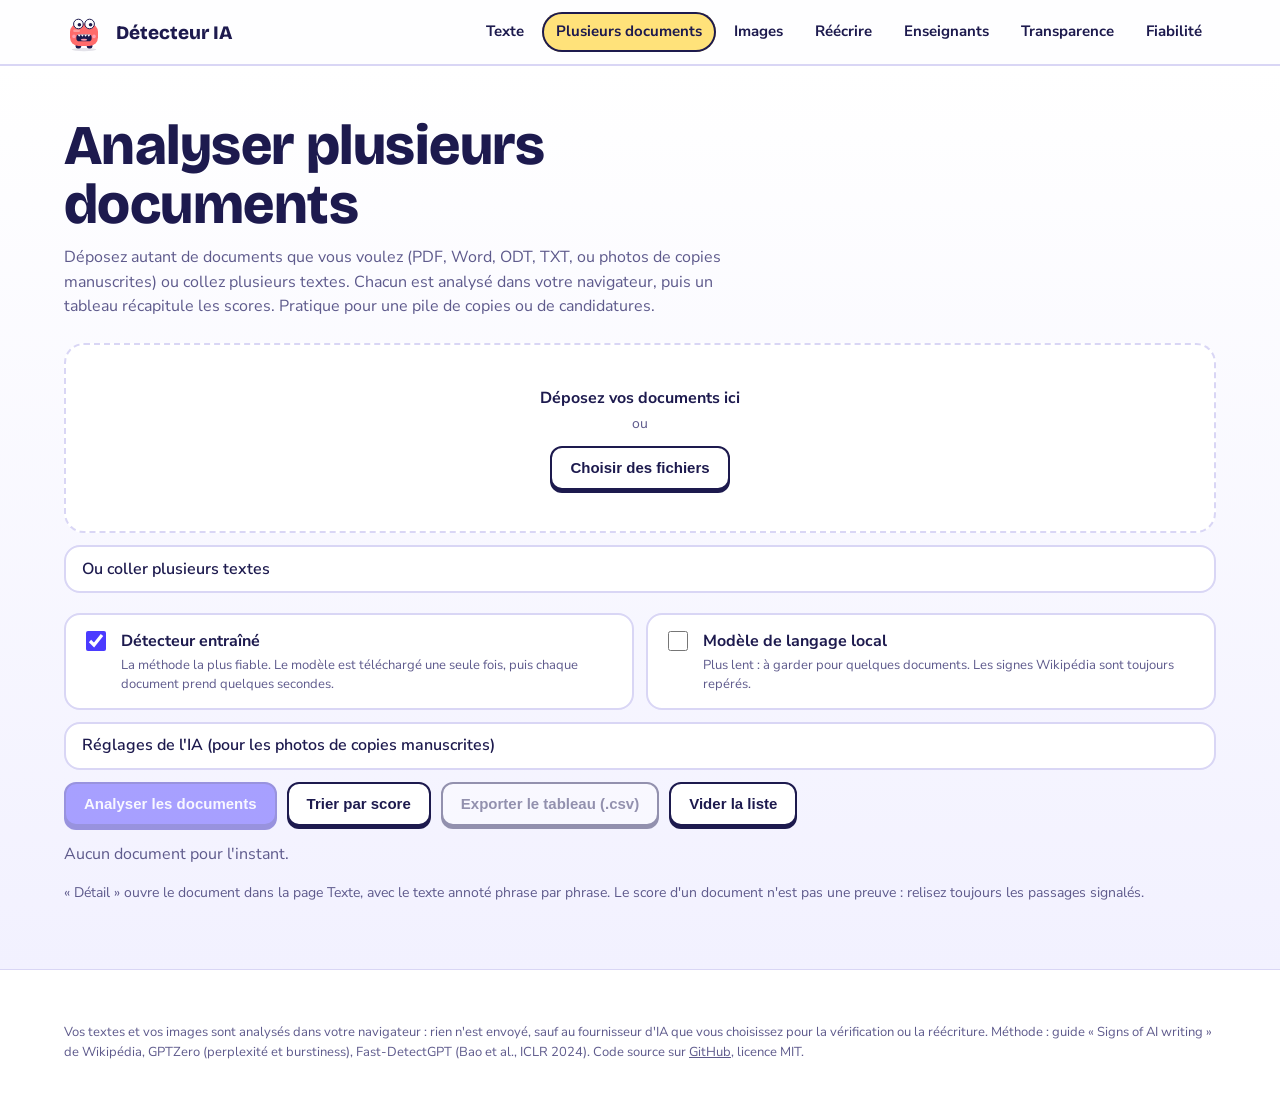
<file: lot.html>
<!DOCTYPE html>
<html lang="fr">
<head>
<meta charset="utf-8">
<meta name="viewport" content="width=device-width, initial-scale=1">
<title>Analyser plusieurs documents · Détecteur IA</title>
<meta name="description" content="Analysez plusieurs documents à la fois et obtenez un tableau des scores IA, exportable en CSV.">
<link rel="icon" href="data:image/svg+xml,%3Csvg xmlns='http://www.w3.org/2000/svg' viewBox='0 0 32 32'%3E%3Crect width='32' height='32' rx='7' fill='%23111214'/%3E%3Ccircle cx='14' cy='14' r='7' fill='none' stroke='%23b8f5d0' stroke-width='3'/%3E%3Cpath d='M19 19l6 6' stroke='%23b8f5d0' stroke-width='3' stroke-linecap='round'/%3E%3C/svg%3E">
<link rel="preconnect" href="https://fonts.googleapis.com">
<link rel="preconnect" href="https://fonts.gstatic.com" crossorigin>
<link href="https://fonts.googleapis.com/css2?family=Bricolage+Grotesque:opsz,wght@12..96,600;12..96,800&family=Nunito+Sans:opsz,wght@6..12,400;6..12,600;6..12,800&family=Silkscreen:wght@400;700&display=swap" rel="stylesheet">
<link rel="stylesheet" href="css/style.css">
</head>
<body>
<header class="top"><div class="wrap topIn">
  <a class="logo" href="index.html"><svg class="mc logoMc" aria-hidden="true" viewBox="0 0 220 200">
      <ellipse cx="100" cy="188" rx="62" ry="8" fill="#1D1A4E" opacity=".12"/>
      <rect x="58" y="156" width="28" height="26" rx="11" fill="#1D1A4E"/>
      <rect x="114" y="156" width="28" height="26" rx="11" fill="#1D1A4E"/>
      <rect x="30" y="58" width="140" height="112" rx="42" fill="#FF6B6B"/>
      <rect x="46" y="88" width="34" height="12" rx="6" fill="#fff" opacity=".35"/>
      <circle cx="50" cy="122" r="9" fill="#FF9FB0"/><circle cx="150" cy="122" r="9" fill="#FF9FB0"/>
      <circle cx="72" cy="60" r="24" fill="#fff" stroke="#1D1A4E" stroke-width="5"/>
      <circle cx="128" cy="60" r="24" fill="#fff" stroke="#1D1A4E" stroke-width="5"/>
      <g class="pupilles"><circle cx="77" cy="64" r="9" fill="#1D1A4E"/><circle cx="133" cy="64" r="9" fill="#1D1A4E"/></g>
      <g class="bouche"><rect x="62" y="112" width="76" height="34" rx="14" fill="#1D1A4E"/>
        <polygon points="68,112 76,124 84,112 92,124 100,112 108,124 116,112 124,124 132,112" fill="#fff"/>
        <ellipse cx="100" cy="139" rx="16" ry="5" fill="#FF9FB0"/></g>
      <path class="sourire" d="M70 118 Q100 150 130 118" stroke="#1D1A4E" stroke-width="7" fill="none" stroke-linecap="round"/>
      <ellipse class="oh" cx="100" cy="130" rx="13" ry="16" fill="#1D1A4E"/>
      <g class="miette"><rect x="152" y="104" width="56" height="34" rx="9" fill="#FFE27A" stroke="#1D1A4E" stroke-width="4"/>
        <text x="180" y="128" text-anchor="middle" font-family="Silkscreen, monospace" font-size="17" fill="#1D1A4E">IA</text></g>
    </svg><span>Détecteur IA</span></a>
  <nav aria-label="Pages du site"><a href="index.html">Texte</a><a href="lot.html" aria-current="page">Plusieurs documents</a><a href="images.html">Images</a><a href="reecrire.html">Réécrire</a><a href="enseignants.html">Enseignants</a><a href="transparence.html">Transparence</a><a href="methode.html">Fiabilité</a></nav>
</div></header>
<main>
<section class="band hero-band"><div class="wrap">
  <h1>Analyser plusieurs documents</h1>
  <p class="lead">Déposez autant de documents que vous voulez (PDF, Word, ODT, TXT, ou photos de copies manuscrites) ou collez plusieurs textes. Chacun est analysé dans votre navigateur, puis un tableau récapitule les scores. Pratique pour une pile de copies ou de candidatures.</p>
  <div class="drop dropZone" id="lotDrop">
    <p><b>Déposez vos documents ici</b><br><span class="small">ou</span></p>
    <label class="btn" for="lotFile">Choisir des fichiers</label>
    <input type="file" id="lotFile" class="sr" multiple>
    <div class="dropHint" aria-hidden="true">Déposez les documents ici</div>
  </div>
  <details class="api" id="lotPasteBox">
    <summary>Ou coller plusieurs textes</summary>
    <label class="sr" for="lotTxt">Textes à analyser</label>
    <textarea id="lotTxt" placeholder="Collez vos textes ici, séparés par une ligne contenant seulement ---"></textarea>
    <div class="bar"><button id="lotPaste">Ajouter ces textes</button></div>
  </details>
  <fieldset class="opts">
    <legend class="sr">Méthodes d'analyse</legend>
    <label class="opt"><input type="checkbox" id="useClfLot" checked>
      <span><b>Détecteur entraîné</b><small>La méthode la plus fiable. Le modèle est téléchargé une seule fois, puis chaque document prend quelques secondes.</small></span></label>
    <label class="opt"><input type="checkbox" id="useLmLot">
      <span><b>Modèle de langage local</b><small>Plus lent : à garder pour quelques documents. Les signes Wikipédia sont toujours repérés.</small></span></label>
  </fieldset>
  <details class="api" id="apiBox">
    <summary>Réglages de l'IA (pour les photos de copies manuscrites)</summary>
    <div class="apiGrid">
      <label>Fournisseur<select id="provider"></select></label>
      <label>Modèle<input id="model" autocomplete="off" spellcheck="false"></label>
      <label class="wide" id="keyRow">Clé API<input id="apiKey" type="password" autocomplete="off" spellcheck="false"></label>
      <label class="chk wide" id="rememberRow"><input type="checkbox" id="remember"> Mémoriser la clé sur cet appareil</label>
    </div>
    <p class="small">La clé est envoyée uniquement au fournisseur choisi, directement depuis votre navigateur. Elle n'est jamais envoyée au site. Sans « Mémoriser », elle est effacée à la fermeture de l'onglet. Chaque analyse coûte quelques centimes sur votre compte du fournisseur.</p>
  </details>
  <div class="bar">
    <button class="main" id="lotGo" disabled>Analyser les documents</button>
    <button id="lotCancel" class="hidden">Arrêter</button>
    <button id="lotSort">Trier par score</button>
    <button id="lotCsv" disabled>Exporter le tableau (.csv)</button>
    <button id="lotClear">Vider la liste</button>
    <span class="count" id="lotEtat" role="status"></span>
  </div>
  <p class="small lotBilan" id="lotBilan"></p>
  <p class="empty" id="lotVide">Aucun document pour l'instant.</p>
  <div class="scroll"><table id="lotTable" class="lotTable hidden">
    <thead><tr><th>Document</th><th class="n">Mots</th><th>Score IA</th><th>Verdict</th><th class="n">Signes</th><th class="n"></th></tr></thead>
    <tbody id="lotRows"></tbody>
  </table></div>
  <p class="small">« Détail » ouvre le document dans la page Texte, avec le texte annoté phrase par phrase. Le score d'un document n'est pas une preuve : relisez toujours les passages signalés.</p>
</div></section>
</main>
<footer class="band"><div class="wrap">
  Vos textes et vos images sont analysés dans votre navigateur : rien n'est envoyé, sauf au fournisseur d'IA que vous choisissez pour la vérification ou la réécriture. Méthode : guide « Signs of AI writing » de Wikipédia, GPTZero (perplexité et burstiness), Fast-DetectGPT (Bao et al., ICLR 2024). Code source sur <a href="https://github.com/alexis-peche-project/detecteur-ia">GitHub</a>, licence MIT.
</div></footer>

<script type="module" src="js/lot.js?v=202611281216"></script>
</body>
</html>
</file>
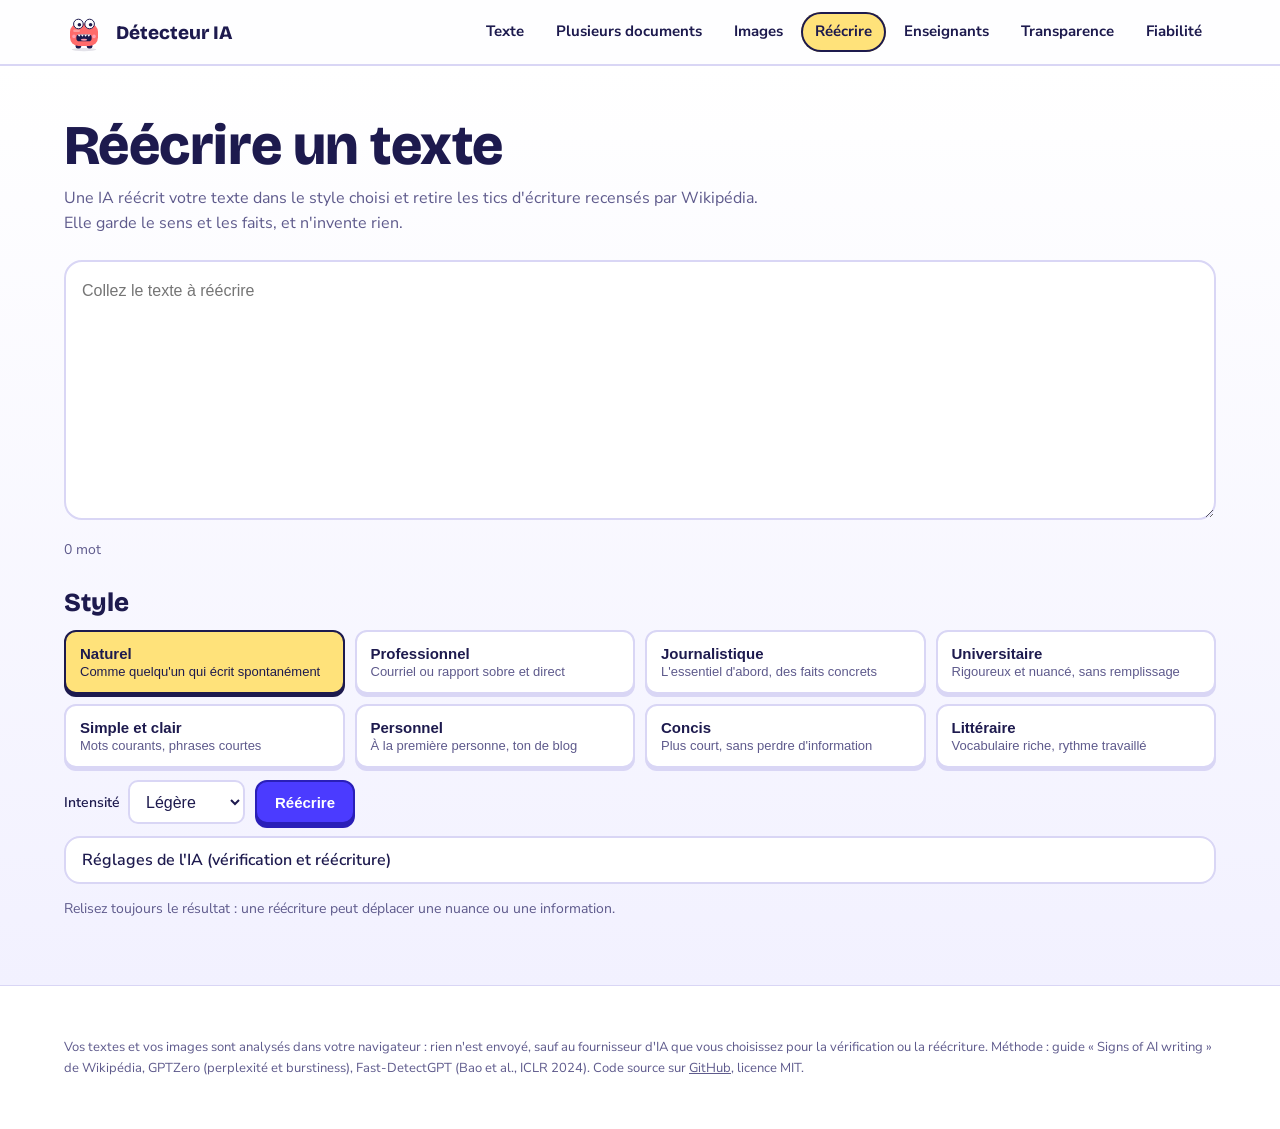
<file: reecrire.html>
<!DOCTYPE html>
<html lang="fr">
<head>
<meta charset="utf-8">
<meta name="viewport" content="width=device-width, initial-scale=1">
<title>Réécrire un texte · Détecteur IA</title>
<meta name="description" content="Réécrivez un texte dans le style de votre choix (naturel, professionnel, journalistique, universitaire…) sans les tics d'écriture des IA.">
<link rel="icon" href="data:image/svg+xml,%3Csvg xmlns='http://www.w3.org/2000/svg' viewBox='0 0 32 32'%3E%3Crect width='32' height='32' rx='7' fill='%23111214'/%3E%3Ccircle cx='14' cy='14' r='7' fill='none' stroke='%23b8f5d0' stroke-width='3'/%3E%3Cpath d='M19 19l6 6' stroke='%23b8f5d0' stroke-width='3' stroke-linecap='round'/%3E%3C/svg%3E">
<link rel="preconnect" href="https://fonts.googleapis.com">
<link rel="preconnect" href="https://fonts.gstatic.com" crossorigin>
<link href="https://fonts.googleapis.com/css2?family=Bricolage+Grotesque:opsz,wght@12..96,600;12..96,800&family=Nunito+Sans:opsz,wght@6..12,400;6..12,600;6..12,800&family=Silkscreen:wght@400;700&display=swap" rel="stylesheet">
<link rel="stylesheet" href="css/style.css">
</head>
<body>
<header class="top"><div class="wrap topIn">
  <a class="logo" href="index.html"><svg class="mc logoMc" aria-hidden="true" viewBox="0 0 220 200">
      <ellipse cx="100" cy="188" rx="62" ry="8" fill="#1D1A4E" opacity=".12"/>
      <rect x="58" y="156" width="28" height="26" rx="11" fill="#1D1A4E"/>
      <rect x="114" y="156" width="28" height="26" rx="11" fill="#1D1A4E"/>
      <rect x="30" y="58" width="140" height="112" rx="42" fill="#FF6B6B"/>
      <rect x="46" y="88" width="34" height="12" rx="6" fill="#fff" opacity=".35"/>
      <circle cx="50" cy="122" r="9" fill="#FF9FB0"/><circle cx="150" cy="122" r="9" fill="#FF9FB0"/>
      <circle cx="72" cy="60" r="24" fill="#fff" stroke="#1D1A4E" stroke-width="5"/>
      <circle cx="128" cy="60" r="24" fill="#fff" stroke="#1D1A4E" stroke-width="5"/>
      <g class="pupilles"><circle cx="77" cy="64" r="9" fill="#1D1A4E"/><circle cx="133" cy="64" r="9" fill="#1D1A4E"/></g>
      <g class="bouche"><rect x="62" y="112" width="76" height="34" rx="14" fill="#1D1A4E"/>
        <polygon points="68,112 76,124 84,112 92,124 100,112 108,124 116,112 124,124 132,112" fill="#fff"/>
        <ellipse cx="100" cy="139" rx="16" ry="5" fill="#FF9FB0"/></g>
      <path class="sourire" d="M70 118 Q100 150 130 118" stroke="#1D1A4E" stroke-width="7" fill="none" stroke-linecap="round"/>
      <ellipse class="oh" cx="100" cy="130" rx="13" ry="16" fill="#1D1A4E"/>
      <g class="miette"><rect x="152" y="104" width="56" height="34" rx="9" fill="#FFE27A" stroke="#1D1A4E" stroke-width="4"/>
        <text x="180" y="128" text-anchor="middle" font-family="Silkscreen, monospace" font-size="17" fill="#1D1A4E">IA</text></g>
    </svg><span>Détecteur IA</span></a>
  <nav aria-label="Pages du site"><a href="index.html">Texte</a><a href="lot.html">Plusieurs documents</a><a href="images.html">Images</a><a href="reecrire.html" aria-current="page">Réécrire</a><a href="enseignants.html">Enseignants</a><a href="transparence.html">Transparence</a><a href="methode.html">Fiabilité</a></nav>
</div></header>
<main>
<section class="band hero-band"><div class="wrap">
  <h1>Réécrire un texte</h1>
  <p class="lead">Une IA réécrit votre texte dans le style choisi et retire les tics d'écriture recensés par Wikipédia. Elle garde le sens et les faits, et n'invente rien.</p>
  <label class="sr" for="rwSrc">Texte à réécrire</label>
  <textarea id="rwSrc" placeholder="Collez le texte à réécrire"></textarea>
  <div class="bar"><span class="count left" id="rwCount">0 mot</span></div>
  <h2 class="sous">Style</h2>
  <div class="styles" id="rwStyles" role="radiogroup" aria-label="Style de réécriture"></div>
  <div class="bar">
    <label class="inl">Intensité <select id="rwInt"></select></label>
    <button class="main" id="rwGo">Réécrire</button>
    <button id="rwCancel" class="hidden">Annuler</button>
    <span class="count" id="rwState" role="status"></span>
  </div>
  <details class="api" id="apiBox">
    <summary>Réglages de l'IA (vérification et réécriture)</summary>
    <div class="apiGrid">
      <label>Fournisseur<select id="provider"></select></label>
      <label>Modèle<input id="model" autocomplete="off" spellcheck="false"></label>
      <label class="wide" id="keyRow">Clé API<input id="apiKey" type="password" autocomplete="off" spellcheck="false"></label>
      <label class="chk wide" id="rememberRow"><input type="checkbox" id="remember"> Mémoriser la clé sur cet appareil</label>
    </div>
    <p class="small">La clé est envoyée uniquement au fournisseur choisi, directement depuis votre navigateur. Elle n'est jamais envoyée au site. Sans « Mémoriser », elle est effacée à la fermeture de l'onglet. Chaque analyse coûte quelques centimes sur votre compte du fournisseur.</p>
  </details>
  <div id="rwOut" class="hidden">
    <div class="rwHead"><h2 id="rwTitle">Texte réécrit</h2><span class="small" id="rwSigns"></span></div>
    <div class="annot rwText" id="rwText"></div>
    <div class="bar">
      <button id="rwCopy">Copier</button>
      <button id="rwUse">Analyser ce texte</button>
      <button id="rwReplace">Le reprendre comme texte de départ</button>
    </div>
  </div>
  <p class="small">Relisez toujours le résultat : une réécriture peut déplacer une nuance ou une information.</p>
</div></section>
</main>
<footer class="band"><div class="wrap">
  Vos textes et vos images sont analysés dans votre navigateur : rien n'est envoyé, sauf au fournisseur d'IA que vous choisissez pour la vérification ou la réécriture. Méthode : guide « Signs of AI writing » de Wikipédia, GPTZero (perplexité et burstiness), Fast-DetectGPT (Bao et al., ICLR 2024). Code source sur <a href="https://github.com/alexis-peche-project/detecteur-ia">GitHub</a>, licence MIT.
</div></footer>

<script type="module" src="js/reecrire.js?v=202611281216"></script>
</body>
</html>
</file>
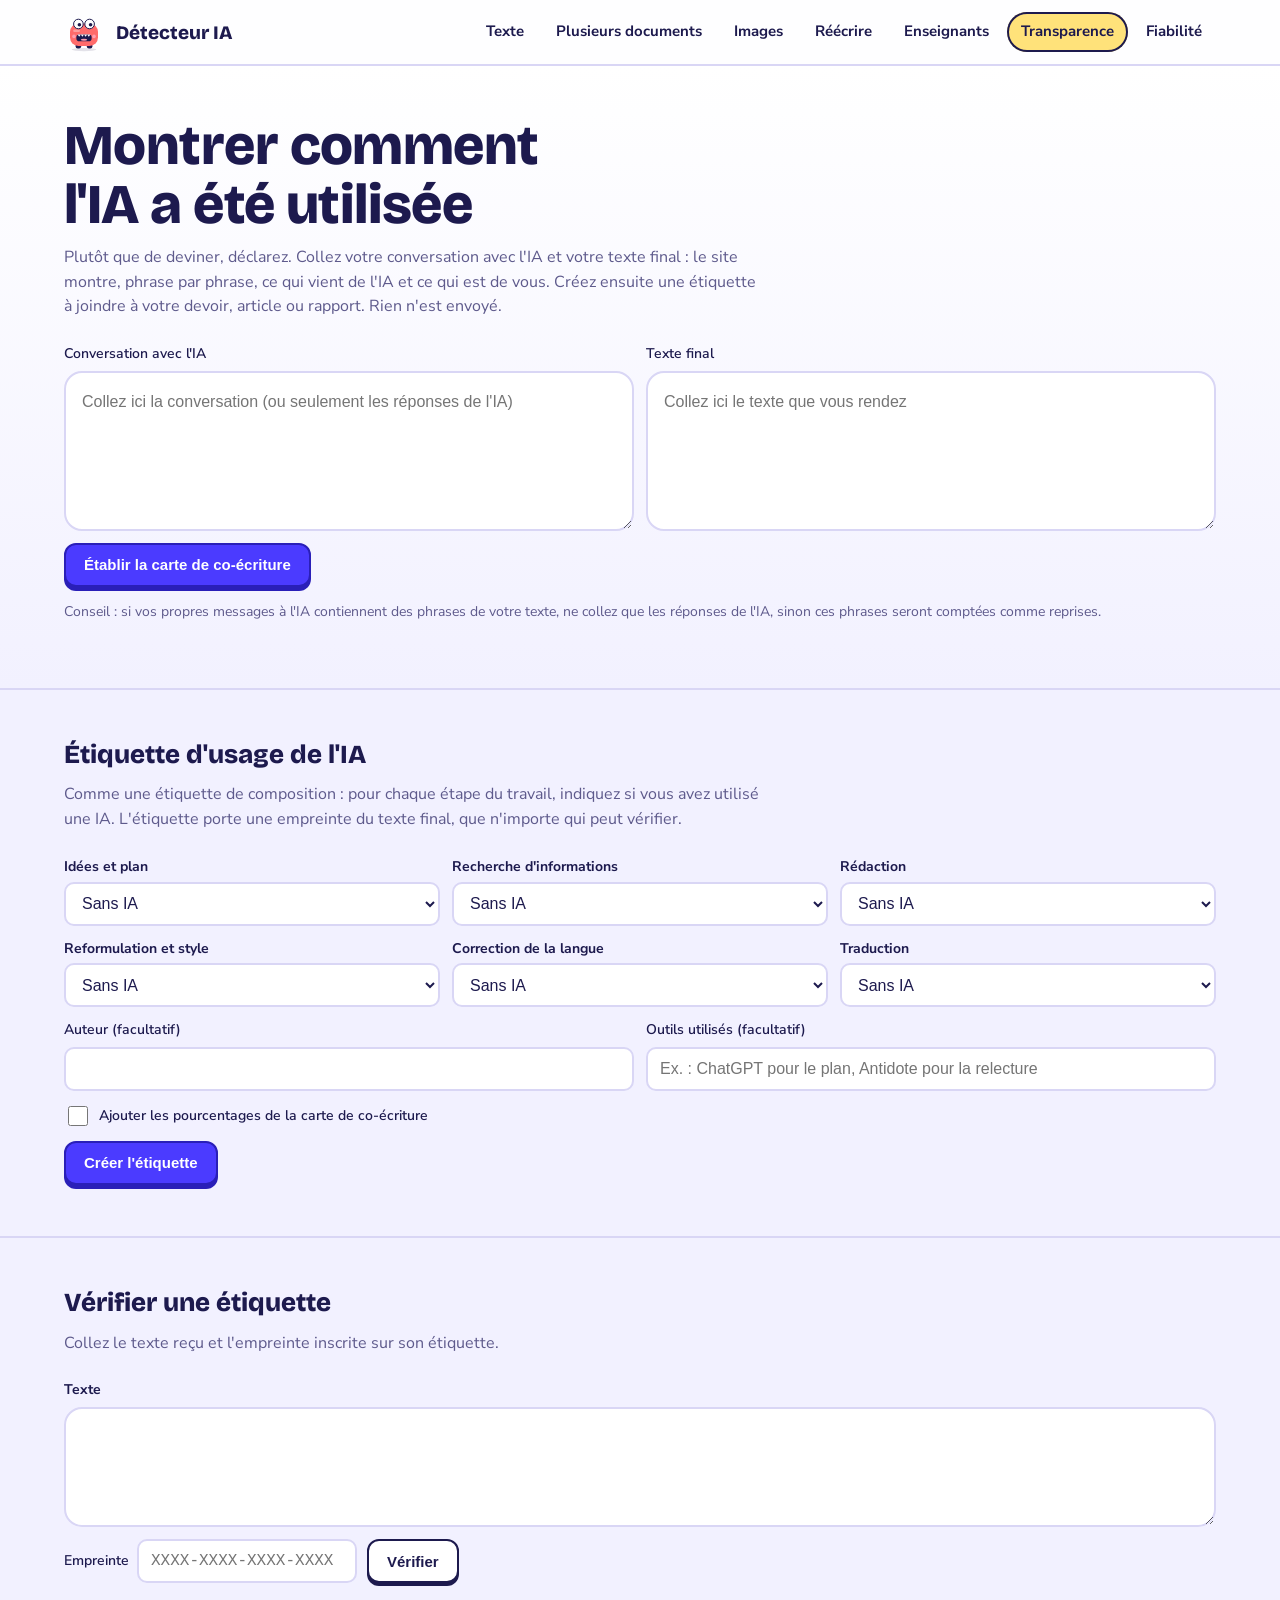
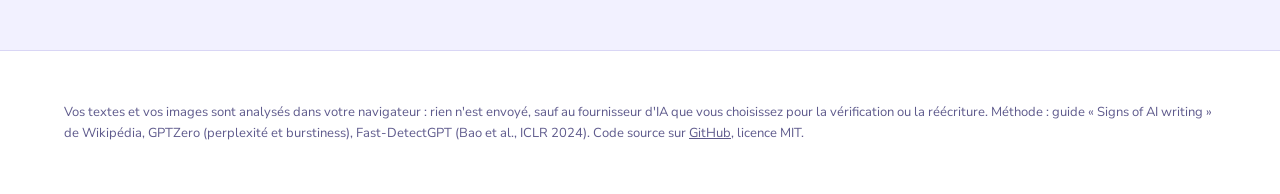
<file: transparence.html>
<!DOCTYPE html>
<html lang="fr">
<head>
<meta charset="utf-8">
<meta name="viewport" content="width=device-width, initial-scale=1">
<title>Transparence · Détecteur IA</title>
<meta name="description" content="Carte de co-écriture entre une conversation avec l'IA et le texte final, et étiquette d'usage de l'IA vérifiable.">
<link rel="icon" href="data:image/svg+xml,%3Csvg xmlns='http://www.w3.org/2000/svg' viewBox='0 0 32 32'%3E%3Crect width='32' height='32' rx='7' fill='%23111214'/%3E%3Ccircle cx='14' cy='14' r='7' fill='none' stroke='%23b8f5d0' stroke-width='3'/%3E%3Cpath d='M19 19l6 6' stroke='%23b8f5d0' stroke-width='3' stroke-linecap='round'/%3E%3C/svg%3E">
<link rel="preconnect" href="https://fonts.googleapis.com">
<link rel="preconnect" href="https://fonts.gstatic.com" crossorigin>
<link href="https://fonts.googleapis.com/css2?family=Bricolage+Grotesque:opsz,wght@12..96,600;12..96,800&family=Nunito+Sans:opsz,wght@6..12,400;6..12,600;6..12,800&family=Silkscreen:wght@400;700&display=swap" rel="stylesheet">
<link rel="stylesheet" href="css/style.css">
</head>
<body>
<header class="top"><div class="wrap topIn">
  <a class="logo" href="index.html"><svg class="mc logoMc" aria-hidden="true" viewBox="0 0 220 200">
      <ellipse cx="100" cy="188" rx="62" ry="8" fill="#1D1A4E" opacity=".12"/>
      <rect x="58" y="156" width="28" height="26" rx="11" fill="#1D1A4E"/>
      <rect x="114" y="156" width="28" height="26" rx="11" fill="#1D1A4E"/>
      <rect x="30" y="58" width="140" height="112" rx="42" fill="#FF6B6B"/>
      <rect x="46" y="88" width="34" height="12" rx="6" fill="#fff" opacity=".35"/>
      <circle cx="50" cy="122" r="9" fill="#FF9FB0"/><circle cx="150" cy="122" r="9" fill="#FF9FB0"/>
      <circle cx="72" cy="60" r="24" fill="#fff" stroke="#1D1A4E" stroke-width="5"/>
      <circle cx="128" cy="60" r="24" fill="#fff" stroke="#1D1A4E" stroke-width="5"/>
      <g class="pupilles"><circle cx="77" cy="64" r="9" fill="#1D1A4E"/><circle cx="133" cy="64" r="9" fill="#1D1A4E"/></g>
      <g class="bouche"><rect x="62" y="112" width="76" height="34" rx="14" fill="#1D1A4E"/>
        <polygon points="68,112 76,124 84,112 92,124 100,112 108,124 116,112 124,124 132,112" fill="#fff"/>
        <ellipse cx="100" cy="139" rx="16" ry="5" fill="#FF9FB0"/></g>
      <path class="sourire" d="M70 118 Q100 150 130 118" stroke="#1D1A4E" stroke-width="7" fill="none" stroke-linecap="round"/>
      <ellipse class="oh" cx="100" cy="130" rx="13" ry="16" fill="#1D1A4E"/>
      <g class="miette"><rect x="152" y="104" width="56" height="34" rx="9" fill="#FFE27A" stroke="#1D1A4E" stroke-width="4"/>
        <text x="180" y="128" text-anchor="middle" font-family="Silkscreen, monospace" font-size="17" fill="#1D1A4E">IA</text></g>
    </svg><span>Détecteur IA</span></a>
  <nav aria-label="Pages du site"><a href="index.html">Texte</a><a href="lot.html">Plusieurs documents</a><a href="images.html">Images</a><a href="reecrire.html">Réécrire</a><a href="enseignants.html">Enseignants</a><a href="transparence.html" aria-current="page">Transparence</a><a href="methode.html">Fiabilité</a></nav>
</div></header>
<main>
<section class="band hero-band"><div class="wrap">
  <h1>Montrer comment l'IA a été utilisée</h1>
  <p class="lead">Plutôt que de deviner, déclarez. Collez votre conversation avec l'IA et votre texte final : le site montre, phrase par phrase, ce qui vient de l'IA et ce qui est de vous. Créez ensuite une étiquette à joindre à votre devoir, article ou rapport. Rien n'est envoyé.</p>
  <div class="calGrid">
    <label>Conversation avec l'IA<textarea id="trConv" placeholder="Collez ici la conversation (ou seulement les réponses de l'IA)"></textarea></label>
    <label>Texte final<textarea id="trFinal" placeholder="Collez ici le texte que vous rendez"></textarea></label>
  </div>
  <div class="bar"><button class="main" id="trCarte">Établir la carte de co-écriture</button><span class="count" id="trCarteEtat" role="status"></span></div>
  <p class="small">Conseil : si vos propres messages à l'IA contiennent des phrases de votre texte, ne collez que les réponses de l'IA, sinon ces phrases seront comptées comme reprises.</p>
  <div id="trCarteOut"></div>
</div></section>

<section class="band ens"><div class="wrap">
  <h2>Étiquette d'usage de l'IA</h2>
  <p class="lead">Comme une étiquette de composition : pour chaque étape du travail, indiquez si vous avez utilisé une IA. L'étiquette porte une empreinte du texte final, que n'importe qui peut vérifier.</p>
  <div class="etapes" id="trEtapes"></div>
  <div class="calGrid">
    <label>Auteur (facultatif)<input id="trAuteur" autocomplete="name"></label>
    <label>Outils utilisés (facultatif)<input id="trOutils" placeholder="Ex. : ChatGPT pour le plan, Antidote pour la relecture"></label>
  </div>
  <label class="inl chkLigne"><input type="checkbox" id="trCarteDansEtiquette"> Ajouter les pourcentages de la carte de co-écriture</label>
  <div class="bar"><button class="main" id="trCreer">Créer l'étiquette</button><span class="count" id="trEtiquetteEtat" role="status"></span></div>
  <div id="trEtiquetteOut"></div>
</div></section>

<section class="band ens"><div class="wrap">
  <h2>Vérifier une étiquette</h2>
  <p class="lead">Collez le texte reçu et l'empreinte inscrite sur son étiquette.</p>
  <label class="champ">Texte<textarea id="trTexteVerif" class="court"></textarea></label>
  <div class="bar"><label class="inl">Empreinte <input id="trCode" placeholder="XXXX-XXXX-XXXX-XXXX" spellcheck="false"></label><button id="trVerifier">Vérifier</button></div>
  <p id="trVerifOut" role="status"></p>
</div></section>
</main>
<footer class="band"><div class="wrap">
  Vos textes et vos images sont analysés dans votre navigateur : rien n'est envoyé, sauf au fournisseur d'IA que vous choisissez pour la vérification ou la réécriture. Méthode : guide « Signs of AI writing » de Wikipédia, GPTZero (perplexité et burstiness), Fast-DetectGPT (Bao et al., ICLR 2024). Code source sur <a href="https://github.com/alexis-peche-project/detecteur-ia">GitHub</a>, licence MIT.
</div></footer>

<script type="module" src="js/transparence.js?v=202611281216"></script>
</body>
</html>
</file>
<file: css/style.css>
/* VOICE: clinique, précis, honnête sur ses limites.
   IDEA: un rapport de laboratoire : l'échantillon (le texte) passe au scanner.
   PICTURE: l'outil lui-même : zone de texte, grand score, texte surligné phrase par phrase.
   COLOUR and TYPE: noir et blanc + un champ menthe #b8f5d0 ; Space Grotesk + Inter.
   LAYOUT: outil en haut, résultats en deux colonnes, texte annoté, puis méthode. */
:root{color-scheme:light;--bg:#F2F1FF;--ink:#1D1A4E;--mute:#5E5A8C;--line:#D9D6F5;--mint:#FFE27A;--mintSoft:#FFF4C7;--panel:#FFFFFF;--warn:#D6336C;--rose:#FFD3DC;--roseInk:#7A0F2E;--indigo:#4B3BFF;--indigoDark:#2A1FB8;--coral:#FF6B6B;--leaf:#1E9E5E}
*{box-sizing:border-box;min-width:0}
body{margin:0;background:var(--bg);color:var(--ink);font:16px/1.55 Inter,system-ui,sans-serif;overflow-x:clip}
a{color:inherit}
.band{padding:clamp(28px,4vw,64px) max(5vw,16px)}
.wrap{max-width:1240px;margin:0 auto}
h1,h2,h3{font-family:"Space Grotesk",Inter,sans-serif;line-height:1.05;text-wrap:balance;margin:0}
h1{font-size:clamp(32px,5vw,48px)}h2{font-size:26px;margin-bottom:14px}h3{font-size:18px;margin-bottom:6px}
.lead{color:var(--mute);max-width:70ch;margin:10px 0 24px}
.sr{position:absolute;width:1px;height:1px;overflow:hidden;clip:rect(0 0 0 0);white-space:nowrap}
.hidden{display:none!important}
.small{color:var(--mute);font-size:14px}
.drop{position:relative}
textarea{width:100%;min-height:260px;font:16px/1.6 Inter,sans-serif;padding:16px;border:1.5px solid var(--line);border-radius:10px;background:var(--panel);color:var(--ink);resize:vertical}
.dropHint{position:absolute;inset:0;display:none;place-items:center;border:2.5px dashed var(--ink);border-radius:10px;background:color-mix(in srgb,var(--mint) 85%,transparent);color:#0b3d24;font:700 22px "Space Grotesk",sans-serif}
.drop.over .dropHint{display:grid}
textarea:focus,button:focus-visible,.btn:focus-within,select:focus,input:focus-visible{outline:3px solid #3fc77f;outline-offset:2px}
.bar{display:flex;flex-wrap:wrap;gap:10px;align-items:center;margin-top:12px}
button,.btn{display:inline-flex;align-items:center;min-height:44px;padding:0 18px;border-radius:8px;border:1.5px solid var(--ink);background:transparent;color:var(--ink);font:600 15px Inter,sans-serif;cursor:pointer}
button.main{background:var(--ink);color:var(--bg)}
button:disabled{opacity:.45;cursor:not-allowed}
.count{margin-left:auto;color:var(--mute);font-size:14px;white-space:nowrap}
.fileInfo{margin:8px 0 0;font-size:14px;color:var(--mute);min-height:1.5em}
.fileInfo.err{color:var(--warn);font-weight:600}
.opts{border:0;padding:0;margin:20px 0 0;display:grid;grid-template-columns:repeat(2,minmax(0,1fr));gap:12px}
.opt{display:flex;gap:12px;align-items:flex-start;padding:14px 16px;border:1.5px solid var(--line);border-radius:10px;cursor:pointer}
.opt input[type=checkbox]{width:20px;height:20px;margin-top:2px;accent-color:#111214;flex:none}
.opt b{display:block}.opt small{display:block;color:var(--mute);font-size:13px;line-height:1.45;margin-top:2px}
.opt.sel{flex-direction:column;cursor:default}
select,input[type=text],input[type=password],input:not([type]){min-height:44px;font:16px Inter,sans-serif;padding:0 12px;border:1.5px solid var(--line);border-radius:8px;background:var(--panel);color:var(--ink);width:100%}
.api{margin-top:12px;border:1.5px solid var(--line);border-radius:10px;padding:0 16px}
.api summary,.calib summary{cursor:pointer;font-weight:600;min-height:44px;display:flex;align-items:center}
.apiGrid{display:grid;grid-template-columns:repeat(2,minmax(0,1fr));gap:12px}
.apiGrid label{display:flex;flex-direction:column;gap:4px;font-size:14px;font-weight:600}
.apiGrid .wide{grid-column:1/-1}
.apiGrid .chk{flex-direction:row;align-items:center;gap:8px;font-weight:500}
.status{margin-top:20px;padding:16px;border:1.5px solid var(--ink);border-radius:10px;display:grid;gap:10px}
.stage{display:grid;grid-template-columns:170px minmax(0,1fr) minmax(0,220px);gap:12px;align-items:center;font-size:14px}
.stage em{font-style:normal;color:var(--mute);font-size:13px}
.stage.off{opacity:.4}
.pbar{height:10px;border-radius:5px;background:var(--line);overflow:hidden}
.pbar i{display:block;height:100%;width:0;background:var(--ink);transition:width .3s}
.stage.done .pbar i{background:#2f9e63}
.stage.err em{color:var(--warn)}
#cancel{justify-self:start}
.res{display:grid;grid-template-columns:minmax(0,5fr) minmax(0,7fr);border:1.5px solid var(--ink);border-radius:12px;overflow:hidden;margin-top:28px}
.score{background:var(--mint);color:#0b3d24;padding:28px;display:flex;flex-direction:column;justify-content:space-between;gap:18px}
.big{font:700 clamp(64px,11vw,120px)/0.9 "Space Grotesk",sans-serif;font-variant-numeric:tabular-nums}
.verdict{font:700 24px/1.15 "Space Grotesk",sans-serif;margin-top:6px}
.conf{font-size:15px;margin-top:6px;font-weight:600}
.gauge{height:14px;border-radius:7px;background:rgba(11,61,36,.18);position:relative}
.gauge i{position:absolute;inset:0 auto 0 0;width:0;border-radius:7px;background:#0b3d24;transition:width .6s}
.scale{display:flex;justify-content:space-between;font-size:13px;margin-top:6px}
.note{font-size:14px}
.cards{display:grid}
.card{padding:18px 24px;border-bottom:1px solid var(--line)}
.card:last-child{border:0}
.card .top{display:flex;justify-content:space-between;gap:10px;align-items:baseline}
.card .top b{font:700 18px "Space Grotesk",sans-serif}
.card .top span{font:700 26px "Space Grotesk",sans-serif;font-variant-numeric:tabular-nums;white-space:nowrap}
.card.off .top span{font-size:15px;color:var(--mute);font-family:Inter,sans-serif;font-weight:500}
.meter{height:8px;border-radius:4px;background:var(--line);margin:8px 0}
.meter i{display:block;height:100%;border-radius:4px;background:var(--ink)}
.kv{display:grid;grid-template-columns:repeat(auto-fit,minmax(130px,1fr));gap:6px 16px;margin:6px 0 0;font-size:13px;color:var(--mute)}
.kv b{display:block;color:var(--ink);font-size:15px;font-variant-numeric:tabular-nums}
.two{display:grid;grid-template-columns:minmax(0,7fr) minmax(0,5fr);gap:28px;margin-top:28px}
.legend{display:flex;flex-wrap:wrap;gap:6px 16px;font-size:13px;color:var(--mute);margin-bottom:10px}
.lg{display:inline-block;width:14px;height:14px;border-radius:3px;vertical-align:-2px;margin-right:6px}
.lg.hi{background:var(--mint)}.lg.mid{background:var(--mintSoft);border:1px solid var(--mint)}.lg.mk{background:none;border-bottom:3px solid #2f9e63;border-radius:0}.lg.st{background:var(--rose)}
.annot{border:1.5px solid var(--line);border-radius:10px;padding:18px;background:var(--panel);white-space:pre-wrap;overflow-wrap:anywhere;max-height:680px;overflow:auto;line-height:1.8}
.s.hi{background:var(--mint);color:#0b3d24}.s.mid{background:var(--mintSoft)}
.annot mark{background:none;color:inherit;border-bottom:3px solid #2f9e63;cursor:help}
.annot mark.c-collab,.annot mark.c-artefact{background:var(--rose);color:var(--roseInk);border:0;border-radius:3px}
.signs{list-style:none;margin:0;padding:0}
.signs li{padding:12px 0;border-bottom:1px solid var(--line)}
.signs .t{display:flex;justify-content:space-between;gap:10px;font-weight:600}
.signs .t span{white-space:nowrap}
.signs p{margin:4px 0 0;color:var(--mute);font-size:14px}
.signs code,.calib code{font-size:13px;background:var(--panel);padding:1px 5px;border-radius:4px}
.judge{border:1.5px solid var(--ink);border-radius:10px;padding:16px;margin-bottom:24px}
.judge h2{font-size:22px;margin-bottom:6px}
.judge q{display:block;font-style:italic;margin-top:8px}
.judge p{margin:2px 0 0;color:var(--mute);font-size:14px}
.judge h3{font-size:15px;margin-top:14px}
.empty{color:var(--mute)}
.method{border-top:1.5px solid var(--ink)}
.grid3{display:grid;grid-template-columns:repeat(2,minmax(0,1fr));gap:28px}
.grid3 p{color:var(--mute);margin:0;font-size:15px}
.weights{max-width:80ch;margin:24px 0 0}
.calib{margin-top:24px;border:1.5px solid var(--line);border-radius:10px;padding:0 16px 16px}
.calib p{max-width:80ch;color:var(--mute)}
.calGrid{display:grid;grid-template-columns:repeat(2,minmax(0,1fr));gap:12px}
.calGrid label{display:flex;flex-direction:column;gap:6px;font-weight:600;font-size:14px}
.calGrid textarea{min-height:160px}
table{border-collapse:collapse;width:100%;margin-top:12px;font-size:14px}
th,td{text-align:left;padding:8px;border-bottom:1px solid var(--line)}
td.n,th.n{text-align:right;font-variant-numeric:tabular-nums}
.caveat{margin-top:28px;padding:18px 20px;border-left:6px solid var(--mint);background:var(--panel);max-width:80ch}
footer{color:var(--mute);font-size:13px;border-top:1px solid var(--line)}
@media(max-width:900px){.opts,.grid3{grid-template-columns:minmax(0,1fr)}.res,.two{grid-template-columns:minmax(0,1fr)}}
@media(max-width:600px){.count{margin-left:0;width:100%}.stage{grid-template-columns:minmax(0,1fr)}.apiGrid,.calGrid{grid-template-columns:minmax(0,1fr)}}
@media(prefers-reduced-motion:reduce){.gauge i,.pbar i{transition:none}}
.perf{border-top:1.5px solid var(--ink)}
.perf table td.barc{width:34%}
.hbar{height:10px;border-radius:5px;background:var(--line);overflow:hidden}
.hbar i{display:block;height:100%;background:var(--ink)}
.perf .scroll{overflow-x:auto}
.opt.dis{opacity:.55;cursor:not-allowed}
.rew{border-top:1.5px solid var(--ink)}
.styles{display:grid;grid-template-columns:repeat(4,minmax(0,1fr));gap:10px}
.styles button{flex-direction:column;align-items:flex-start;justify-content:center;gap:2px;min-height:64px;padding:10px 14px;border-color:var(--line);text-align:left}
.styles button small{font-weight:400;font-size:13px;color:var(--mute)}
.styles button[aria-checked=true]{border-color:var(--ink);background:var(--mint);color:#0b3d24}
.styles button[aria-checked=true] small{color:#0b3d24}
.inl{display:flex;align-items:center;gap:8px;font-weight:600;font-size:14px}
.inl select{width:auto}
.rwHead{display:flex;flex-wrap:wrap;justify-content:space-between;align-items:baseline;gap:8px;margin-top:20px}
.rwText{margin-top:8px}
@media(max-width:900px){.styles{grid-template-columns:repeat(2,minmax(0,1fr))}}

/* ---------- Thème clair « borne d'arcade » et mascotte Mâchou ---------- */
body{font-family:"Nunito Sans",system-ui,sans-serif}
h1,h2,h3,.verdict,.card .top b,.card .top span{font-family:"Bricolage Grotesque",system-ui,sans-serif}
h1{font-weight:800;font-size:clamp(34px,5.4vw,56px);letter-spacing:-.01em;max-width:20ch}
h2{font-weight:800}
.hero-band{background:linear-gradient(180deg,#FFFFFF 0%,var(--bg) 100%)}
textarea{background:#fff;border:2px solid var(--line);border-radius:18px}
textarea:focus,button:focus-visible,.btn:focus-within,select:focus,input:focus-visible{outline:3px solid var(--indigo);outline-offset:2px}
button,.btn{border:2px solid var(--ink);border-radius:12px;background:#fff;box-shadow:0 3px 0 var(--ink);transition:transform .08s,box-shadow .08s}
button:active:not(:disabled),.btn:active{transform:translateY(3px);box-shadow:0 0 0 var(--ink)}
button.main{background:var(--indigo);border-color:var(--indigoDark);color:#fff;box-shadow:0 4px 0 var(--indigoDark)}
.opt,.api,.calib{background:#fff;border:2px solid var(--line);border-radius:16px}
.opt input[type=checkbox]{accent-color:var(--indigo)}
select,input[type=text],input[type=password],input:not([type]){background:#fff;border:2px solid var(--line);border-radius:10px}
.dropHint{border-color:var(--indigo);background:color-mix(in srgb,var(--mint) 88%,transparent);color:var(--ink);font-family:"Bricolage Grotesque",sans-serif}
.status{background:#fff;border:2px solid var(--ink);border-radius:16px}
.pbar i{background:var(--indigo)}
.stage.done .pbar i{background:var(--leaf)}
.res{border:2px solid var(--ink);border-radius:22px;background:#fff;box-shadow:0 6px 0 var(--ink)}
.score{background:var(--indigo);color:#fff}
.big{font-family:"Silkscreen",monospace;font-weight:700;color:var(--mint);letter-spacing:-.02em;font-size:clamp(56px,9vw,104px)}
.gauge{background:rgba(255,255,255,.22)}
.gauge i{background:var(--mint)}
.scoreTop{display:flex;justify-content:space-between;align-items:flex-start;gap:12px}
.meter i{background:var(--indigo)}
.s.hi{background:var(--rose);color:var(--ink)}.s.mid{background:var(--mintSoft)}
.lg.hi{background:var(--rose)}.lg.mid{background:var(--mintSoft);border:1px solid var(--mint)}.lg.mk{border-bottom-color:var(--indigo)}
.annot{background:#fff;border:2px solid var(--line);border-radius:16px}
.annot mark{border-bottom-color:var(--indigo)}
.judge{background:#fff;border:2px solid var(--ink);border-radius:16px}
.method,.perf,.rew{border-top:2px solid var(--line)}
.styles button{background:#fff;border-color:var(--line);box-shadow:0 3px 0 var(--line)}
.styles button[aria-checked=true]{background:var(--mint);border-color:var(--ink);color:var(--ink);box-shadow:0 3px 0 var(--ink)}
.styles button[aria-checked=true] small{color:var(--ink)}
.hbar i{background:var(--indigo)}
.caveat{border-left-color:var(--coral);background:#fff;border-radius:0 14px 14px 0}
footer{background:#fff}

.hero{display:grid;grid-template-columns:minmax(0,1fr) 240px;gap:24px;align-items:end}
.mascotte{position:relative;display:flex;flex-direction:column;align-items:center}
.mascotte .mc{width:200px;height:auto;display:block}
.bulle{position:relative;margin:0 0 10px;padding:10px 14px;background:#fff;border:2px solid var(--ink);border-radius:14px;font:600 15px/1.35 "Nunito Sans",sans-serif;text-align:center;max-width:230px}
.bulle::after{content:"";position:absolute;left:50%;bottom:-9px;width:14px;height:14px;background:#fff;border-right:2px solid var(--ink);border-bottom:2px solid var(--ink);transform:translateX(-50%) rotate(45deg)}
.mascotte.mini{flex:none}
.mascotte.mini .mc{width:96px}
.mc .sourire,.mc .oh{display:none}
[data-mood=humain] .mc .bouche,[data-mood=ia] .mc .bouche,[data-mood=doute] .mc .bouche{display:none}
[data-mood=humain] .mc .sourire{display:inline}
[data-mood=ia] .mc .oh,[data-mood=doute] .mc .oh{display:inline}
[data-mood=doute] .mc .oh{transform:scale(.6);transform-origin:100px 130px}
[data-mood=humain] .mc .miette,[data-mood=ia] .mc .miette,[data-mood=doute] .mc .miette{display:none}
[data-mood=ia] .mc .pupilles{transform:translateY(-6px)}
[data-mood=doute] .mc .pupilles{transform:translateX(-7px)}
.mc .bouche,.mc .miette,.mc .pupilles{transform-box:view-box}
.mc .bouche{transform-origin:100px 112px}
[data-mood=chomp] .mc .bouche{animation:croc .32s ease-in-out infinite alternate}
[data-mood=chomp] .mc .miette{animation:bouchee 1.28s ease-in infinite}
@keyframes croc{from{transform:scaleY(1)}to{transform:scaleY(.2)}}
@keyframes bouchee{0%{transform:translate(0,0) scale(1);opacity:1}70%{transform:translate(-50px,6px) scale(.45);opacity:1}100%{transform:translate(-58px,8px) scale(.2);opacity:0}}
@media(max-width:700px){.hero{grid-template-columns:minmax(0,1fr)}.mascotte:not(.mini){flex-direction:row-reverse;justify-content:flex-end;gap:12px;order:-1}.mascotte:not(.mini) .mc{width:110px}.bulle{margin:0}.bulle::after{left:-9px;bottom:auto;top:50%;transform:translateY(-50%) rotate(135deg)}}
@media(prefers-reduced-motion:reduce){[data-mood=chomp] .mc .bouche,[data-mood=chomp] .mc .miette{animation:none}}
.big small{font-size:.45em;margin-left:.12em;vertical-align:.55em}

/* ---------- En-tête et navigation entre les pages ---------- */
.top{position:sticky;top:0;z-index:20;background:rgba(255,255,255,.92);backdrop-filter:blur(8px);border-bottom:2px solid var(--line);padding:0 max(5vw,16px)}
.topIn{display:flex;align-items:center;gap:18px;min-height:64px}
.logo{display:flex;align-items:center;gap:8px;text-decoration:none;font:800 19px "Bricolage Grotesque",sans-serif;white-space:nowrap}
.logoMc{width:44px;height:auto}
.logoMc .miette,.logoMc .sourire,.logoMc .oh{display:none}
.top nav{display:flex;gap:4px;margin-left:auto;overflow-x:auto;scrollbar-width:none}
.top nav a{flex:none;padding:8px 14px;border-radius:999px;text-decoration:none;font-weight:700;font-size:15px;white-space:nowrap;color:var(--ink)}
.top nav a:hover{background:var(--bg)}
.top nav a[aria-current=page]{background:var(--mint);box-shadow:inset 0 0 0 2px var(--ink)}
@media(max-width:820px){.topIn{flex-wrap:wrap;gap:4px;padding:8px 0}.top nav{margin-left:0;width:100%}.logo span{font-size:17px}}

/* ---------- Pages Plusieurs documents et Images ---------- */
.dropZone{display:flex;flex-direction:column;align-items:center;justify-content:center;gap:10px;min-height:190px;border:2.5px dashed var(--line);border-radius:20px;background:#fff;text-align:center;padding:20px}
.dropZone.over{border-color:var(--indigo)}
.dropZone p{margin:0}
.opts.one{grid-template-columns:minmax(0,1fr)}
.count.left{margin-left:0}
h2.sous,h3.sous{margin-top:28px}
.lotBilan{margin:14px 0 0;font-weight:600;color:var(--ink)}
.lotTable{background:#fff;border:2px solid var(--line);border-radius:14px;overflow:hidden}
.lotTable td.nom{max-width:340px;overflow-wrap:anywhere;font-weight:600}
.pastille{display:inline-block;min-width:64px;text-align:center;padding:3px 10px;border-radius:999px;font:700 15px "Silkscreen",monospace;border:2px solid var(--ink)}
.pastille.ia{background:var(--rose)}.pastille.doute{background:var(--mint)}.pastille.humain{background:#C9F2DC}
button.petit{min-height:36px;padding:0 12px;font-size:14px;box-shadow:0 2px 0 var(--ink)}
.imgList{display:grid;gap:16px;margin-top:16px}
.imgCard{display:grid;grid-template-columns:220px minmax(0,1fr);gap:20px;background:#fff;border:2px solid var(--ink);border-radius:18px;padding:16px;box-shadow:0 4px 0 var(--ink)}
.imgCard img{width:100%;max-height:260px;object-fit:contain;border-radius:10px;background:var(--bg)}
.imgCard h3{overflow-wrap:anywhere}
.imgVerdict{display:flex;flex-direction:column;gap:2px;padding:12px 14px;border-radius:12px;border:2px solid var(--ink);margin:8px 0}
.imgVerdict b{font:800 19px "Bricolage Grotesque",sans-serif}
.imgVerdict.ia{background:var(--rose)}.imgVerdict.doute{background:var(--mint)}.imgVerdict.humain{background:#C9F2DC}.imgVerdict.neutre{background:var(--bg)}
.constats{list-style:none;margin:10px 0 0;padding:0}
.constats li{display:flex;flex-direction:column;padding:8px 0 8px 12px;border-left:4px solid var(--line);margin-bottom:6px}
.constats li.ia{border-left-color:var(--coral)}.constats li.photo{border-left-color:var(--leaf)}
.constats span{color:var(--mute);font-size:14px}
.suite p{max-width:80ch;color:var(--mute);margin:0}
@media(max-width:700px){.imgCard{grid-template-columns:minmax(0,1fr)}}

/* ---------- Enseignants, Transparence, perroquet ---------- */
.ens{border-top:2px solid var(--line)}
.champ{display:flex;flex-direction:column;gap:6px;font-weight:700;font-size:14px;margin-top:12px}
textarea.court{min-height:120px}
.fantomes{display:grid;gap:10px;margin-top:16px}
.fantome{background:#fff;border:2px solid var(--line);border-radius:14px;padding:0 16px}
.fantome summary{cursor:pointer;min-height:48px;display:flex;align-items:center;justify-content:space-between;gap:10px}
.fantome .annot{margin-bottom:14px;max-height:360px}
.resOut{margin-top:20px}
.resist{display:grid;grid-template-columns:auto minmax(0,1fr);gap:20px;align-items:center;padding:18px;border:2px solid var(--ink);border-radius:18px;box-shadow:0 4px 0 var(--ink)}
.resist.ia{background:var(--rose)}.resist.doute{background:var(--mint)}.resist.humain{background:#C9F2DC}
.resistScore{display:flex;flex-direction:column;align-items:flex-start}
.resistScore span{font:700 56px/1 "Silkscreen",monospace}
.resistScore small{font-size:.4em}
.resistScore b{font-size:14px;max-width:16ch}
.resist p{margin:0}
.variante{background:#fff;border:2px solid var(--line);border-radius:14px;padding:12px 16px;margin-top:10px}
.variante p{margin:0 0 6px}
.duo{display:grid;grid-template-columns:repeat(2,minmax(0,1fr));gap:16px;margin-top:10px}
.duo .annot{max-height:480px;margin-top:6px}
mark.commun{background:var(--mint);border:0;color:inherit;border-radius:3px}
.perroquet{margin-top:32px;padding-top:24px;border-top:2px solid var(--line)}
.perroquet .debut{font-style:italic}
.co.reprise{background:var(--rose)}.co.retravail{background:var(--mintSoft);box-shadow:inset 0 -2px 0 var(--mint)}.co.perso{background:#E3F8EC}
.lg.co{width:14px;height:14px}
.pile{display:flex;height:22px;border:2px solid var(--ink);border-radius:999px;overflow:hidden;margin:14px 0 8px;background:#fff}
.pile i{display:block;height:100%}
.pile .reprise{background:var(--rose)}.pile .retravail{background:var(--mint)}.pile .perso{background:#C9F2DC}
.etapes{display:grid;grid-template-columns:repeat(3,minmax(0,1fr));gap:12px;margin-bottom:12px}
.etapes label{display:flex;flex-direction:column;gap:4px;font-weight:700;font-size:14px}
.calGrid input{min-height:44px}
.chkLigne{margin-top:12px}
.chkLigne input{width:20px;height:20px;accent-color:var(--indigo)}
.etiquette{max-width:560px;margin-top:20px;background:#fff;border:3px solid var(--ink);border-radius:6px;padding:16px 20px}
.etHead{display:flex;flex-direction:column;border-bottom:6px solid var(--ink);padding-bottom:8px;margin-bottom:6px}
.etHead b{font:800 30px/1.1 "Bricolage Grotesque",sans-serif}
.etHead span{color:var(--mute);font-size:14px}
.etLigne{display:flex;justify-content:space-between;gap:12px;padding:7px 0;border-bottom:1px solid var(--line);font-size:15px}
.etLigne b{text-align:right}
.etLigne .v0{color:var(--leaf)}.etLigne .v1{color:#946F00}.etLigne .v2{color:var(--warn)}
.etCarte{padding:10px 0;border-bottom:1px solid var(--line);font-size:14px}
.etCarte small{color:var(--mute)}
.etPied{display:flex;justify-content:space-between;gap:12px;border-top:3px solid var(--ink);margin-top:6px;padding-top:8px;font-size:14px;font-weight:600}
#trCode{width:220px;font-family:ui-monospace,monospace}
@media(max-width:900px){.etapes{grid-template-columns:repeat(2,minmax(0,1fr))}.duo{grid-template-columns:minmax(0,1fr)}}
@media(max-width:600px){.etapes{grid-template-columns:minmax(0,1fr)}.resist{grid-template-columns:minmax(0,1fr)}}

/* ---------- Analyse visuelle des images ---------- */
.imgCadre{position:relative;align-self:start}
.imgCadre img{display:block}
.zones{position:absolute;inset:0;pointer-events:none}
.imgCard img{max-height:none}
.imgCard:not(.large) .imgCadre img{max-height:260px}
.imgCard.large{grid-template-columns:minmax(0,1.1fr) minmax(0,1fr)}
.imgCard.large .imgCadre{position:sticky;top:84px}
.zone{position:absolute;border:3px solid var(--coral);border-radius:8px;box-shadow:0 0 0 2px #fff;pointer-events:auto;transition:background .15s}
.zone b{position:absolute;top:-12px;left:-12px;width:24px;height:24px;border-radius:50%;background:var(--coral);color:#fff;font:700 13px/24px "Nunito Sans",sans-serif;text-align:center;border:2px solid #fff}
.zone.actif{background:rgba(255,107,107,.28)}
.vision{margin-top:12px;padding:12px 14px;border:2px solid var(--line);border-radius:12px}
.vision p{margin:0 0 8px}
.vision h4{margin:10px 0 4px;font:800 15px "Bricolage Grotesque",sans-serif}
.indices{margin:0;padding:0;list-style:none}
.indices li{display:flex;flex-direction:column;padding:6px 8px;border-radius:8px}
.indices li.actif{background:var(--rose)}
.indices li span{color:var(--mute);font-size:14px}
.indices .num{display:inline-block;width:20px;height:20px;border-radius:50%;background:var(--coral);color:#fff;font-size:12px;line-height:20px;text-align:center;margin-right:6px}
.indices.reels li b{color:var(--leaf)}
@media(max-width:900px){.imgCard.large{grid-template-columns:minmax(0,1fr)}.imgCard.large .imgCadre{position:relative;top:0}}
</file>
